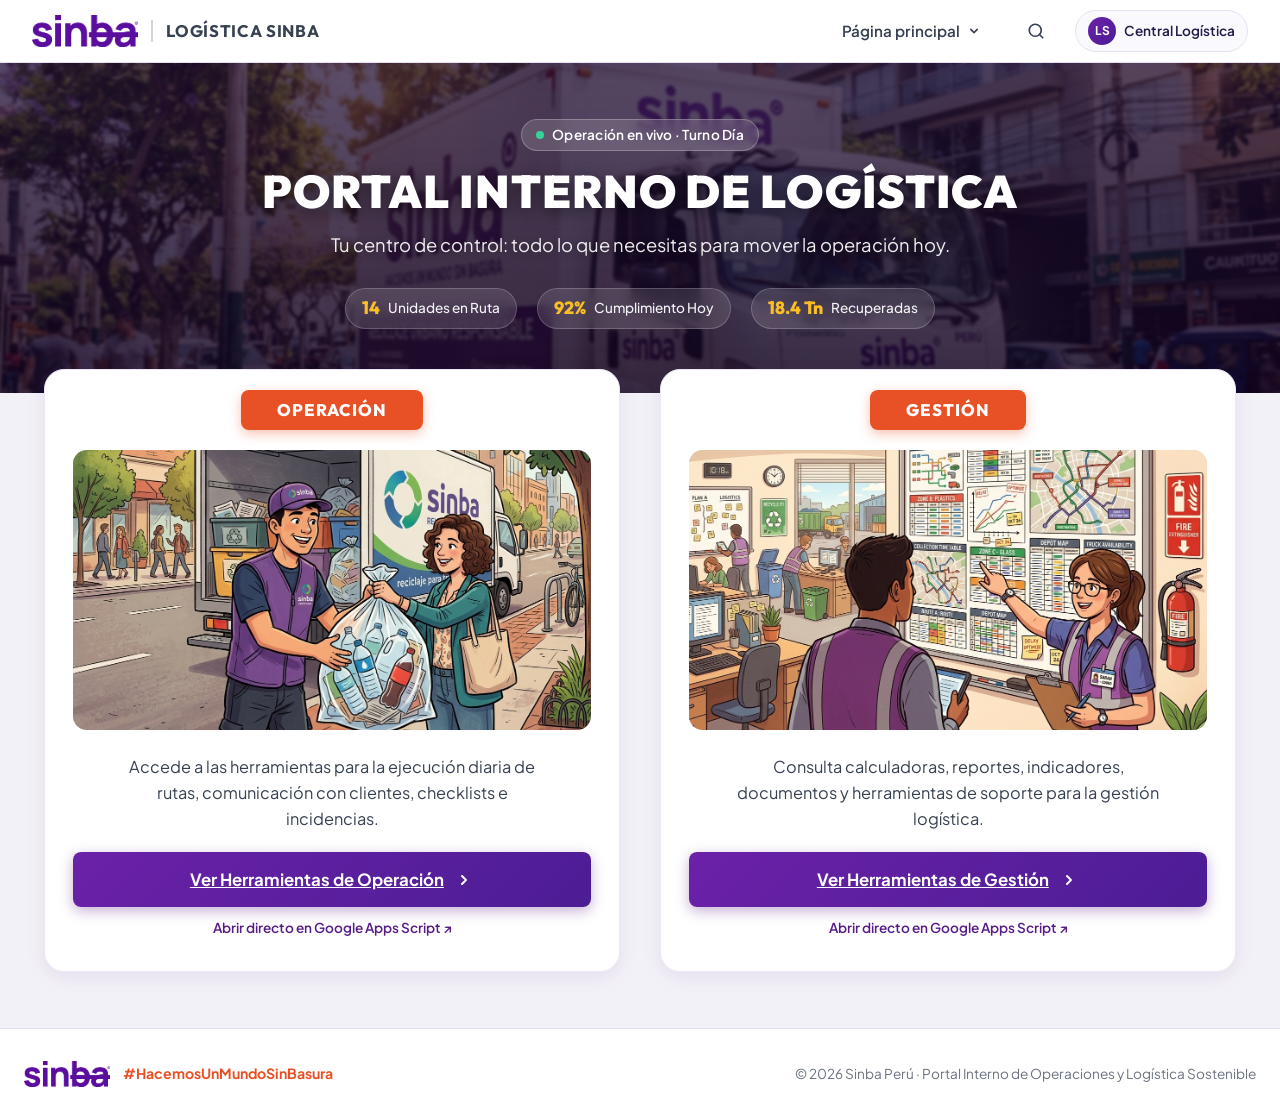
<file: index.html>
<!DOCTYPE html>
<html lang="es">
<head>
  <meta charset="UTF-8">
  <meta name="viewport" content="width=device-width, initial-scale=1.0">
  <title>Sinba - Portal Interno de Logística</title>
  <meta name="description" content="Portal interno de logística de Sinba. Tu centro de control con herramientas de operación diaria y gestión logística.">
  <link rel="preconnect" href="https://fonts.googleapis.com">
  <link rel="preconnect" href="https://fonts.gstatic.com" crossorigin>
  <link href="https://fonts.googleapis.com/css2?family=Outfit:wght@400;500;600;700;800;900&family=Plus+Jakarta+Sans:wght@400;500;600;700&display=swap" rel="stylesheet">
  <link rel="stylesheet" href="styles.css">
</head>
<body>

  <!-- Barra de Navegación Superior -->
  <header class="navbar" id="navbar">
    <div class="navbar-container">
      <!-- Logo Sinba -->
      <a href="#" class="navbar-brand" id="brand-logo">
        <div class="logo-wrapper">
          <img src="assets/sinba_logo.png" alt="Sinba" class="sinba-logo-img">
          <div class="brand-divider"></div>
          <span class="brand-subtitle">LOGÍSTICA SINBA</span>
        </div>
      </a>

      <!-- Menú y Acciones -->
      <div class="navbar-actions">
        <!-- Selector de Página -->
        <div class="dropdown-nav" id="page-dropdown-container">
          <button class="dropdown-nav-btn" id="dropdown-nav-btn" aria-haspopup="true" aria-expanded="false">
            <span>Página principal</span>
            <svg class="chevron-icon" viewBox="0 0 20 20" fill="currentColor">
              <path fill-rule="evenodd" d="M5.293 7.293a1 1 0 011.414 0L10 10.586l3.293-3.293a1 1 0 111.414 1.414l-4 4a1 1 0 01-1.414 0l-4-4a1 1 0 010-1.414z" clip-rule="evenodd" />
            </svg>
          </button>
          <div class="dropdown-nav-menu" id="dropdown-nav-menu">
            <a href="index.html" class="dropdown-item active">
              <svg viewBox="0 0 20 20" fill="currentColor"><path d="M10.707 2.293a1 1 0 00-1.414 0l-7 7a1 1 0 001.414 1.414L4 10.414V17a1 1 0 001 1h2a1 1 0 001-1v-2a1 1 0 011-1h2a1 1 0 011 1v2a1 1 0 001 1h2a1 1 0 001-1v-6.586l.293.293a1 1 0 001.414-1.414l-7-7z"/></svg>
              Página Principal
            </a>
            <a href="operacion.html" class="dropdown-item">
              <svg viewBox="0 0 20 20" fill="currentColor"><path d="M8 16.5a1.5 1.5 0 11-3 0 1.5 1.5 0 013 0zM15 16.5a1.5 1.5 0 11-3 0 1.5 1.5 0 013 0z"/><path d="M3 4a1 1 0 00-1 1v10a1 1 0 001 1h1.05a2.5 2.5 0 014.9 0H10a1 1 0 001-1V5a1 1 0 00-1-1H3zM14 7h-3v7h.05a2.5 2.5 0 014.9 0H17a1 1 0 001-1V9.414a1 1 0 00-.293-.707l-3-3A1 1 0 0014 7z"/></svg>
              Herramientas de Operación
            </a>
            <a href="gestion.html" class="dropdown-item">
              <svg viewBox="0 0 20 20" fill="currentColor"><path d="M2 11a1 1 0 011-1h2a1 1 0 011 1v5a1 1 0 01-1 1H3a1 1 0 01-1-1v-5zM8 7a1 1 0 011-1h2a1 1 0 011 1v9a1 1 0 01-1 1H9a1 1 0 01-1-1V7zM14 4a1 1 0 011-1h2a1 1 0 011 1v12a1 1 0 01-1 1h-2a1 1 0 01-1-1V4z"/></svg>
              Herramientas de Gestión
            </a>
            <div class="dropdown-divider"></div>
            <a href="#" class="dropdown-item" id="btn-status-system">
              <span class="status-dot-green"></span>
              Sistemas Operativos 100%
            </a>
          </div>
        </div>

        <!-- Botón de Búsqueda -->
        <button class="nav-icon-btn" id="btn-search-toggle" title="Buscar en el portal" aria-label="Buscar">
          <svg viewBox="0 0 24 24" fill="none" stroke="currentColor" stroke-width="2.2" stroke-linecap="round" stroke-linejoin="round">
            <circle cx="11" cy="11" r="8"></circle>
            <line x1="21" y1="21" x2="16.65" y2="16.65"></line>
          </svg>
        </button>

        <!-- Perfil / Notificaciones -->
        <div class="user-badge" title="Operador de Turno">
          <span class="avatar">LS</span>
          <span class="user-name">Central Logística</span>
        </div>
      </div>
    </div>
  </header>

  <!-- Banner Principal (Hero Section) -->
  <section class="hero-section" id="hero-section">
    <div class="hero-bg-overlay"></div>
    <div class="hero-content">
      <div class="hero-badge">
        <span class="pulse-dot"></span> Operación en vivo · Turno Día
      </div>
      <h1 class="hero-title">PORTAL INTERNO DE LOGÍSTICA</h1>
      <p class="hero-subtitle">Tu centro de control: todo lo que necesitas para mover la operación hoy.</p>
      
      <!-- Mini barra de estado de flota -->
      <div class="hero-stats-row">
        <div class="hero-stat-pill">
          <span class="stat-num" id="active-trucks-count">14</span>
          <span class="stat-lbl">Unidades en Ruta</span>
        </div>
        <div class="hero-stat-pill">
          <span class="stat-num" id="completed-routes-pct">92%</span>
          <span class="stat-lbl">Cumplimiento Hoy</span>
        </div>
        <div class="hero-stat-pill">
          <span class="stat-num" id="collected-tons">18.4 Tn</span>
          <span class="stat-lbl">Recuperadas</span>
        </div>
      </div>
    </div>
  </section>

  <!-- Sección Principal de Módulos (Cards de Operación y Gestión) -->
  <main class="main-container" id="modulos-section">
    <div class="cards-grid">

      <!-- TARJETA 1: OPERACIÓN -->
      <article class="portal-card" id="card-operacion">
        <!-- Tag Superior Naranja -->
        <div class="card-tag-wrapper">
          <span class="category-tag">OPERACIÓN</span>
        </div>

        <!-- Imagen de la tarjeta -->
        <a href="operacion.html" class="card-media-wrapper" title="Ir a Herramientas de Operación">
          <img src="assets/operacion_card.jpg" alt="Operación de rutas y recolección logística Sinba" class="card-image">
          <div class="card-media-overlay">
            <span class="overlay-hint">Rutas · Checklist · Incidencias</span>
          </div>
        </a>

        <!-- Cuerpo del contenido -->
        <div class="card-body">
          <p class="card-description">
            Accede a las herramientas para la ejecución diaria de rutas, comunicación con clientes, checklists e incidencias.
          </p>
        </div>

        <!-- Botón de Acción Morado y Enlace Directo -->
        <div class="card-footer">
          <a href="operacion.html" class="btn-primary-purple" id="btn-open-operacion">
            <span>Ver Herramientas de Operación</span>
            <svg class="btn-icon" viewBox="0 0 20 20" fill="currentColor">
              <path fill-rule="evenodd" d="M7.293 14.707a1 1 0 010-1.414L10.586 10 7.293 6.707a1 1 0 011.414-1.414l4 4a1 1 0 010 1.414l-4 4a1 1 0 01-1.414 0z" clip-rule="evenodd" />
            </svg>
          </a>
          <a href="https://script.google.com/a/macros/sinba.pe/s/AKfycbyM9CAs9pCkM7ZyAD83p1r2WjWHfQ9AxZweqpP_xSJXLfnrZStBPode88MS2CbxMtLO/exec" target="_blank" rel="noopener noreferrer" class="card-direct-link" title="Abrir AppScript directamente">
            <span>Abrir directo en Google Apps Script ↗</span>
          </a>
        </div>
      </article>

      <!-- TARJETA 2: GESTIÓN -->
      <article class="portal-card" id="card-gestion">
        <!-- Tag Superior Naranja -->
        <div class="card-tag-wrapper">
          <span class="category-tag">GESTIÓN</span>
        </div>

        <!-- Imagen de la tarjeta -->
        <a href="gestion.html" class="card-media-wrapper" title="Ir a Herramientas de Gestión">
          <img src="assets/gestion_card.jpg" alt="Gestión de reportes, calculadoras e indicadores Sinba" class="card-image">
          <div class="card-media-overlay">
            <span class="overlay-hint">KPIs · Calculadoras · Manifiestos</span>
          </div>
        </a>

        <!-- Cuerpo del contenido -->
        <div class="card-body">
          <p class="card-description">
            Consulta calculadoras, reportes, indicadores, documentos y herramientas de soporte para la gestión logística.
          </p>
        </div>

        <!-- Botón de Acción Morado y Enlace Directo -->
        <div class="card-footer">
          <a href="gestion.html" class="btn-primary-purple" id="btn-open-gestion">
            <span>Ver Herramientas de Gestión</span>
            <svg class="btn-icon" viewBox="0 0 20 20" fill="currentColor">
              <path fill-rule="evenodd" d="M7.293 14.707a1 1 0 010-1.414L10.586 10 7.293 6.707a1 1 0 011.414-1.414l4 4a1 1 0 010 1.414l-4 4a1 1 0 01-1.414 0z" clip-rule="evenodd" />
            </svg>
          </a>
          <a href="https://script.google.com/a/macros/sinba.pe/s/AKfycby3utZs5K2aXWGwhkrDvmNuioOsjQ_58UtWN0soseyGi7W-Dt350H0p3k4Ft-BuJmXV/exec" target="_blank" rel="noopener noreferrer" class="card-direct-link" title="Abrir AppScript directamente">
            <span>Abrir directo en Google Apps Script ↗</span>
          </a>
        </div>
      </article>

    </div>
  </main>

  <!-- MODAL: HERRAMIENTAS DE OPERACIÓN -->
  <div class="modal-backdrop" id="modal-operacion" aria-hidden="true">
    <div class="modal-dialog">
      <div class="modal-header">
        <div class="modal-title-group">
          <span class="modal-badge-tag tag-orange">OPERACIÓN</span>
          <h2 class="modal-title">Herramientas de Operación</h2>
        </div>
        <button class="modal-close-btn" onclick="closeModals()" aria-label="Cerrar modal">&times;</button>
      </div>

      <!-- Pestañas de Herramientas -->
      <div class="modal-tabs">
        <button class="tab-btn active" onclick="switchOpTab('tab-rutas')">🗺️ Rutas del Día</button>
        <button class="tab-btn" onclick="switchOpTab('tab-checklist')">📋 Checklist Pre-Ruta</button>
        <button class="tab-btn" onclick="switchOpTab('tab-incidencias')">⚠️ Registrar Incidencia</button>
        <button class="tab-btn" onclick="switchOpTab('tab-contacto')">📱 Contacto Clientes</button>
      </div>

      <div class="modal-body">
        <!-- Pestaña 1: Rutas -->
        <div class="tab-pane active" id="tab-rutas">
          <div class="panel-header-desc">
            <h3>Monitoreo y Despacho de Rutas Activas</h3>
            <p>Supervisa el avance de los camiones de recolección en tiempo real.</p>
          </div>
          <div class="routes-list">
            <div class="route-item">
              <div class="route-info">
                <span class="route-code">Ruta 01 · Miraflores & San Isidro</span>
                <span class="route-driver">Unidad 14 (Isuzu BDX-781) · Chofer: Carlos Morales</span>
              </div>
              <div class="route-status in-progress">En Ruta (78%)</div>
            </div>
            <div class="route-item">
              <div class="route-info">
                <span class="route-code">Ruta 02 · Surco & Barranco</span>
                <span class="route-driver">Unidad 09 (Hino ALX-782) · Chofer: Roberto Ruiz</span>
              </div>
              <div class="route-status in-progress">En Ruta (65%)</div>
            </div>
            <div class="route-item">
              <div class="route-info">
                <span class="route-code">Ruta 03 · San Borja & La Molina</span>
                <span class="route-driver">Unidad 12 (Fuso C4X-102) · Chofer: Jorge Prado</span>
              </div>
              <div class="route-status completed">Completada (100%)</div>
            </div>
            <div class="route-item">
              <div class="route-info">
                <span class="route-code">Ruta 04 · Callao & San Miguel</span>
                <span class="route-driver">Unidad 07 (Isuzu F3K-990) · Chofer: Luis Méndez</span>
              </div>
              <div class="route-status scheduled">Despacho 14:30</div>
            </div>
          </div>
        </div>

        <!-- Pestaña 2: Checklist -->
        <div class="tab-pane" id="tab-checklist">
          <div class="panel-header-desc">
            <h3>Checklist Pre-Operacional del Conductor</h3>
            <p>Verificación obligatoria antes de iniciar la ruta diaria.</p>
          </div>
          <form class="checklist-form" id="checklist-form" onsubmit="handleChecklistSubmit(event)">
            <label class="check-item">
              <input type="checkbox" checked>
              <span class="check-text">Revisión de niveles de aceite, refrigerante y frenos</span>
            </label>
            <label class="check-item">
              <input type="checkbox" checked>
              <span class="check-text">Presión y estado de neumáticos de la unidad</span>
            </label>
            <label class="check-item">
              <input type="checkbox" checked>
              <span class="check-text">Equipos de Protección Personal (EPP) completos: chaleco, guantes, casco</span>
            </label>
            <label class="check-item">
              <input type="checkbox">
              <span class="check-text">Kit anti-derrame y extintor con carga vigente</span>
            </label>
            <label class="check-item">
              <input type="checkbox">
              <span class="check-text">Smartphone con app GPS y lector QR de manifiestos activo</span>
            </label>
            <label class="check-item">
              <input type="checkbox">
              <span class="check-text">Balanza electrónica calibrada y tarada a cero</span>
            </label>
            <div class="form-actions">
              <button type="submit" class="btn-primary-purple">Validar y Firmar Checklist</button>
            </div>
          </form>
        </div>

        <!-- Pestaña 3: Registrar Incidencia -->
        <div class="tab-pane" id="tab-incidencias">
          <div class="panel-header-desc">
            <h3>Reporte Inmediato de Incidencias en Ruta</h3>
            <p>Notifica anomalías para asistencia inmediata del equipo central.</p>
          </div>
          <form class="incident-form" id="incident-form" onsubmit="handleIncidentSubmit(event)">
            <div class="form-grid">
              <div class="form-group">
                <label>Unidad de Transporte</label>
                <select required>
                  <option value="">Selecciona unidad...</option>
                  <option value="14">Unidad 14 - BDX-781</option>
                  <option value="09">Unidad 09 - ALX-782</option>
                  <option value="12">Unidad 12 - C4X-102</option>
                  <option value="07">Unidad 07 - F3K-990</option>
                </select>
              </div>
              <div class="form-group">
                <label>Tipo de Incidencia</label>
                <select required>
                  <option value="">Selecciona tipo...</option>
                  <option value="acceso">Cliente Ausente / Acceso Restringido</option>
                  <option value="segregacion">Material Mal Segregado / Contaminado</option>
                  <option value="mecanica">Falla Mecánica o Neumático</option>
                  <option value="trafico">Tráfico Extremo / Desvío Policial</option>
                  <option value="sobrecarga">Volumen Excede Capacidad Programada</option>
                </select>
              </div>
            </div>
            <div class="form-group">
              <label>Punto / Cliente</label>
              <input type="text" placeholder="Ej: Restaurante Astrid & Gastón - San Isidro" required>
            </div>
            <div class="form-group">
              <label>Detalles de la Incidencia</label>
              <textarea rows="3" placeholder="Describe brevemente lo ocurrido para que la central tome acción..." required></textarea>
            </div>
            <button type="submit" class="btn-primary-purple">Enviar Reporte de Incidencia</button>
          </form>
        </div>

        <!-- Pestaña 4: Contacto Clientes -->
        <div class="tab-pane" id="tab-contacto">
          <div class="panel-header-desc">
            <h3>Centro de Comunicación Rápida</h3>
            <p>Envío de avisos automáticos de llegada a clientes programados.</p>
          </div>
          <div class="client-cards">
            <div class="client-card">
              <div class="client-header">
                <strong>Hotel Hilton Miraflores</strong>
                <span class="badge-blue">En 15 min</span>
              </div>
              <p>Contacto: Recepción de Cargas · Cel: 987 654 321</p>
              <button class="btn-sm btn-outline" onclick="notifyClient('Hotel Hilton')">Enviar Aviso por WhatsApp</button>
            </div>
            <div class="client-card">
              <div class="client-header">
                <strong>Supermercados Wong Óvalo Gutiérrez</strong>
                <span class="badge-blue">En 35 min</span>
              </div>
              <p>Contacto: Área de Sostenibilidad · Cel: 955 123 456</p>
              <button class="btn-sm btn-outline" onclick="notifyClient('Supermercados Wong')">Enviar Aviso por WhatsApp</button>
            </div>
          </div>
        </div>
      </div>
    </div>
  </div>

  <!-- MODAL: HERRAMIENTAS DE GESTIÓN -->
  <div class="modal-backdrop" id="modal-gestion" aria-hidden="true">
    <div class="modal-dialog">
      <div class="modal-header">
        <div class="modal-title-group">
          <span class="modal-badge-tag tag-orange">GESTIÓN</span>
          <h2 class="modal-title">Herramientas de Gestión</h2>
        </div>
        <button class="modal-close-btn" onclick="closeModals()" aria-label="Cerrar modal">&times;</button>
      </div>

      <!-- Pestañas de Gestión -->
      <div class="modal-tabs">
        <button class="tab-btn active" onclick="switchGesTab('tab-calculadora')">🌱 Calculadora de Impacto</button>
        <button class="tab-btn" onclick="switchGesTab('tab-kpis')">📊 Indicadores & Reportes</button>
        <button class="tab-btn" onclick="switchGesTab('tab-documentos')">📑 Repositorio de Documentos</button>
      </div>

      <div class="modal-body">
        <!-- Pestaña 1: Calculadora de Impacto -->
        <div class="tab-pane active" id="tab-calculadora">
          <div class="panel-header-desc">
            <h3>Calculadora de Huella de Carbono y Recursos</h3>
            <p>Calcula el impacto ambiental positivo del material recuperado por la logística Sinba.</p>
          </div>
          <div class="calc-box">
            <div class="form-grid">
              <div class="form-group">
                <label>Orgánicos Recuperados (Kg)</label>
                <input type="number" id="calc-organicos" value="1500" min="0" oninput="recalculateImpact()">
              </div>
              <div class="form-group">
                <label>Inorgánicos / Plásticos / Cartón (Kg)</label>
                <input type="number" id="calc-inorganicos" value="800" min="0" oninput="recalculateImpact()">
              </div>
            </div>

            <!-- Resultados en tarjetas de impacto -->
            <div class="impact-grid">
              <div class="impact-card">
                <span class="impact-icon">💨</span>
                <span class="impact-val" id="res-co2">2,850 kg</span>
                <span class="impact-desc">CO2e Evitado a la Atmósfera</span>
              </div>
              <div class="impact-card">
                <span class="impact-icon">🌳</span>
                <span class="impact-val" id="res-arboles">38</span>
                <span class="impact-desc">Árboles Equivalentes Salvados</span>
              </div>
              <div class="impact-card">
                <span class="impact-icon">💧</span>
                <span class="impact-val" id="res-agua">19,200 L</span>
                <span class="impact-desc">Agua Preservada en Procesos</span>
              </div>
            </div>
          </div>
        </div>

        <!-- Pestaña 2: Indicadores y KPIs -->
        <div class="tab-pane" id="tab-kpis">
          <div class="panel-header-desc">
            <h3>Indicadores Clave de Desempeño Logístico (Semanal)</h3>
            <p>Métricas acumuladas del mes en curso.</p>
          </div>
          <div class="kpis-container">
            <div class="kpi-row">
              <div class="kpi-label">Puntualidad en Puntos de Recojo</div>
              <div class="kpi-bar-wrapper">
                <div class="kpi-bar" style="width: 96%;"></div>
              </div>
              <span class="kpi-pct">96.4%</span>
            </div>
            <div class="kpi-row">
              <div class="kpi-label">Tasa de Eficiencia de Carga Útil</div>
              <div class="kpi-bar-wrapper">
                <div class="kpi-bar" style="width: 88%;"></div>
              </div>
              <span class="kpi-pct">88.2%</span>
            </div>
            <div class="kpi-row">
              <div class="kpi-label">Calidad de Segregación en Origen</div>
              <div class="kpi-bar-wrapper">
                <div class="kpi-bar" style="width: 93%;"></div>
              </div>
              <span class="kpi-pct">93.0%</span>
            </div>
            <div class="kpi-row">
              <div class="kpi-label">Resolución de Incidencias < 30m</div>
              <div class="kpi-bar-wrapper">
                <div class="kpi-bar" style="width: 99%;"></div>
              </div>
              <span class="kpi-pct">99.1%</span>
            </div>
          </div>
        </div>

        <!-- Pestaña 3: Documentos -->
        <div class="tab-pane" id="tab-documentos">
          <div class="panel-header-desc">
            <h3>Manuales, Manifiestos y Formatos Oficiales</h3>
            <p>Descarga o consulta las guías normativas actualizadas de Sinba.</p>
          </div>
          <div class="docs-list">
            <div class="doc-item">
              <div class="doc-icon">📄</div>
              <div class="doc-info">
                <strong>Manifiesto de Residuos Sólidos No Peligrosos (MINAM)</strong>
                <span>Formato oficial editable · PDF 1.4 MB</span>
              </div>
              <button class="btn-sm btn-outline" onclick="downloadMockDoc('Manifiesto_Residuos_MINAM.pdf')">Descargar</button>
            </div>
            <div class="doc-item">
              <div class="doc-icon">📘</div>
              <div class="doc-info">
                <strong>Manual de Buenas Prácticas de Recolección & EPPs</strong>
                <span>Guía técnica de seguridad en campo · PDF 3.2 MB</span>
              </div>
              <button class="btn-sm btn-outline" onclick="downloadMockDoc('Manual_EPP_Sinba.pdf')">Descargar</button>
            </div>
            <div class="doc-item">
              <div class="doc-icon">📑</div>
              <div class="doc-info">
                <strong>Protocolo de Atención ante Materiales Contaminados</strong>
                <span>Procedimiento de no conformidad · PDF 850 KB</span>
              </div>
              <button class="btn-sm btn-outline" onclick="downloadMockDoc('Protocolo_NoConformidad.pdf')">Descargar</button>
            </div>
          </div>
        </div>
      </div>
    </div>
  </div>

  <!-- MODAL DE BÚSQUEDA RÁPIDA -->
  <div class="modal-backdrop search-modal-backdrop" id="modal-search" aria-hidden="true">
    <div class="modal-dialog search-dialog">
      <div class="search-input-wrapper">
        <svg class="search-icon-lg" viewBox="0 0 24 24" fill="none" stroke="currentColor" stroke-width="2.2">
          <circle cx="11" cy="11" r="8"></circle>
          <line x1="21" y1="21" x2="16.65" y2="16.65"></line>
        </svg>
        <input type="text" id="search-input" placeholder="Buscar herramientas, checklists, rutas, manifiestos..." oninput="handleSearch(this.value)">
        <button class="search-clear-btn" onclick="closeModals()">&times;</button>
      </div>
      <div class="search-results" id="search-results-list">
        <div class="search-category-title">Sugerencias rápidas</div>
        <div class="search-result-item" onclick="openOperationModal(); switchOpTab('tab-rutas');">
          <span class="sr-icon">🗺️</span>
          <div class="sr-text">
            <strong>Monitoreo de Rutas de hoy</strong>
            <span>Herramientas de Operación</span>
          </div>
        </div>
        <div class="search-result-item" onclick="openGestionModal(); switchGesTab('tab-calculadora');">
          <span class="sr-icon">🌱</span>
          <div class="sr-text">
            <strong>Calculadora de Huella y Residuos</strong>
            <span>Herramientas de Gestión</span>
          </div>
        </div>
        <div class="search-result-item" onclick="openOperationModal(); switchOpTab('tab-incidencias');">
          <span class="sr-icon">⚠️</span>
          <div class="sr-text">
            <strong>Registrar una nueva incidencia</strong>
            <span>Herramientas de Operación</span>
          </div>
        </div>
        <div class="search-result-item" onclick="openGestionModal(); switchGesTab('tab-documentos');">
          <span class="sr-icon">📑</span>
          <div class="sr-text">
            <strong>Manifiestos y formatos MINAM</strong>
            <span>Herramientas de Gestión</span>
          </div>
        </div>
      </div>
    </div>
  </div>

  <!-- Notificación Toast Flotante -->
  <div class="toast-notification" id="toast-notification">
    <div class="toast-icon">✓</div>
    <div class="toast-msg" id="toast-msg">Acción completada con éxito.</div>
  </div>

  <!-- Pie de Página -->
  <footer class="footer">
    <div class="footer-container">
      <div class="footer-brand">
        <img src="assets/sinba_logo.png" alt="Sinba" class="footer-logo-img">
        <span class="footer-motto">#HacemosUnMundoSinBasura</span>
      </div>
      <div class="footer-info">
        <p>© 2026 Sinba Perú · Portal Interno de Operaciones y Logística Sostenible</p>
      </div>
    </div>
  </footer>

  <script src="app.js"></script>
</body>
</html>
</file>
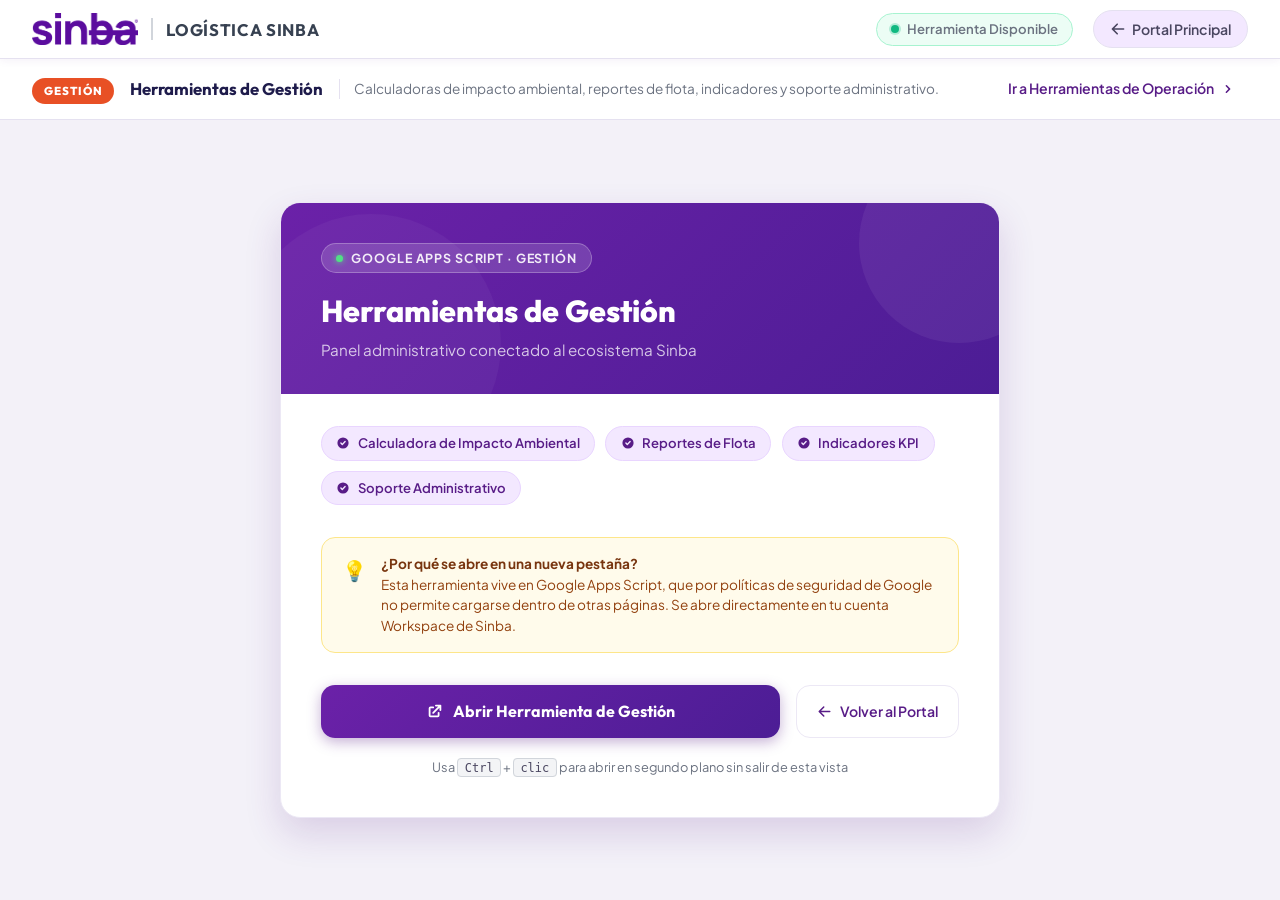
<file: gestion.html>
<!DOCTYPE html>
<html lang="es">
<head>
  <meta charset="UTF-8">
  <meta name="viewport" content="width=device-width, initial-scale=1.0">
  <title>Herramientas de Gestión - Sinba Logística</title>
  <meta name="description" content="Panel de gestión de Sinba Logística. Calculadoras de impacto ambiental, reportes de flota, indicadores y soporte administrativo.">
  <link rel="preconnect" href="https://fonts.googleapis.com">
  <link rel="preconnect" href="https://fonts.gstatic.com" crossorigin>
  <link href="https://fonts.googleapis.com/css2?family=Outfit:wght@400;500;600;700;800;900&family=Plus+Jakarta+Sans:wght@400;500;600;700&display=swap" rel="stylesheet">
  <link rel="stylesheet" href="styles.css">
  <style>
    .tool-launch-page { flex: 1; display: flex; flex-direction: column; background: var(--bg-page); }

    .app-control-bar {
      background: #fff;
      border-bottom: 1px solid var(--border-light);
      padding: 0.85rem 2rem;
      display: flex; align-items: center; justify-content: space-between; gap: 1rem;
    }
    .app-info-left { display: flex; align-items: center; gap: 1rem; }
    .category-tag-sub {
      background: var(--accent-orange); color: #fff;
      font-family: 'Outfit', sans-serif; font-size: 0.72rem; font-weight: 800;
      letter-spacing: 0.08em; padding: 0.3rem 0.75rem; border-radius: var(--radius-full);
    }
    .app-bar-title { font-family: 'Outfit', sans-serif; font-size: 1.05rem; font-weight: 700; color: var(--text-dark); }
    .app-bar-desc { font-size: 0.85rem; color: var(--text-muted); }
    .link-switch-app {
      display: flex; align-items: center; gap: 0.4rem;
      text-decoration: none; font-size: 0.88rem; font-weight: 600;
      color: var(--primary-purple); transition: var(--transition);
    }
    .link-switch-app:hover { opacity: 0.75; }
    .link-switch-app svg { width: 16px; height: 16px; }

    .launch-hero {
      flex: 1; display: flex; align-items: center; justify-content: center; padding: 3rem 2rem;
    }
    .launch-card {
      background: #fff; border: 1px solid var(--border-card);
      border-radius: var(--radius-lg); box-shadow: var(--shadow-lg);
      max-width: 720px; width: 100%; overflow: hidden;
    }
    .launch-card-banner {
      background: var(--sinba-purple-gradient);
      padding: 2.5rem 2.5rem 2rem; position: relative; overflow: hidden;
    }
    .launch-card-banner::before {
      content: ''; position: absolute; top: -60px; right: -60px;
      width: 200px; height: 200px; background: rgba(255,255,255,0.06); border-radius: 50%;
    }
    .launch-card-banner::after {
      content: ''; position: absolute; bottom: -80px; left: -40px;
      width: 260px; height: 260px; background: rgba(255,255,255,0.04); border-radius: 50%;
    }
    .banner-tag {
      display: inline-flex; align-items: center; gap: 0.5rem;
      background: rgba(255,255,255,0.15); border: 1px solid rgba(255,255,255,0.25);
      border-radius: var(--radius-full); padding: 0.3rem 0.9rem;
      font-size: 0.78rem; font-weight: 700; letter-spacing: 0.07em;
      color: rgba(255,255,255,0.9); margin-bottom: 1.25rem;
    }
    .banner-tag .dot {
      width: 7px; height: 7px; border-radius: 50%;
      background: #4ade80; box-shadow: 0 0 6px #4ade80; animation: pulse-green 2s infinite;
    }
    @keyframes pulse-green {
      0%, 100% { opacity: 1; transform: scale(1); }
      50% { opacity: 0.6; transform: scale(1.3); }
    }
    .banner-title {
      font-family: 'Outfit', sans-serif; font-size: 1.9rem; font-weight: 800;
      color: #fff; line-height: 1.2; margin-bottom: 0.6rem; position: relative; z-index: 1;
    }
    .banner-subtitle { font-size: 0.95rem; color: rgba(255,255,255,0.75); position: relative; z-index: 1; }

    .launch-card-body { padding: 2rem 2.5rem 2.5rem; }

    .feature-list { display: flex; flex-wrap: wrap; gap: 0.65rem; margin-bottom: 2rem; }
    .feature-chip {
      display: flex; align-items: center; gap: 0.45rem;
      background: var(--primary-purple-light); border: 1px solid #E9D5FF;
      border-radius: var(--radius-full); padding: 0.4rem 0.9rem;
      font-size: 0.82rem; font-weight: 600; color: var(--primary-purple);
    }
    .feature-chip svg { width: 14px; height: 14px; flex-shrink: 0; }

    .launch-notice {
      display: flex; align-items: flex-start; gap: 0.85rem;
      background: #FFFBEB; border: 1px solid #FDE68A;
      border-radius: var(--radius-md); padding: 1rem 1.25rem; margin-bottom: 2rem;
    }
    .launch-notice-icon { font-size: 1.25rem; flex-shrink: 0; margin-top: 0.05rem; }
    .launch-notice p { font-size: 0.85rem; color: #92400E; line-height: 1.5; }
    .launch-notice strong { font-weight: 700; color: #78350F; }

    .launch-actions { display: flex; gap: 1rem; flex-wrap: wrap; }
    .btn-launch-primary {
      flex: 1; min-width: 200px;
      display: inline-flex; align-items: center; justify-content: center; gap: 0.6rem;
      background: var(--sinba-purple-gradient); color: #fff; text-decoration: none;
      font-family: 'Outfit', sans-serif; font-size: 1rem; font-weight: 700;
      padding: 0.9rem 1.5rem; border-radius: var(--radius-md);
      box-shadow: 0 4px 14px rgba(88,28,135,0.35); transition: var(--transition);
    }
    .btn-launch-primary:hover { transform: translateY(-2px); box-shadow: 0 8px 22px rgba(88,28,135,0.45); }
    .btn-launch-primary svg { width: 18px; height: 18px; }
    .btn-launch-secondary {
      display: inline-flex; align-items: center; justify-content: center; gap: 0.5rem;
      background: transparent; color: var(--primary-purple); text-decoration: none;
      font-size: 0.88rem; font-weight: 600; padding: 0.9rem 1.25rem;
      border-radius: var(--radius-md); border: 1.5px solid var(--border-card); transition: var(--transition);
    }
    .btn-launch-secondary:hover { background: var(--primary-purple-light); border-color: #C084FC; }
    .btn-launch-secondary svg { width: 15px; height: 15px; }

    .launch-tip { margin-top: 1.25rem; text-align: center; font-size: 0.8rem; color: var(--text-muted); }
    .launch-tip kbd {
      background: #F3F4F6; border: 1px solid #D1D5DB; border-radius: 4px;
      padding: 0.1rem 0.4rem; font-size: 0.75rem; color: var(--text-body);
    }

    .tool-status-badge { display: flex; align-items: center; gap: 0.5rem; font-size: 0.82rem; font-weight: 600; color: var(--text-muted); }
    .pulse-dot {
      width: 8px; height: 8px; border-radius: 50%;
      background: #10B981; box-shadow: 0 0 0 2px rgba(16,185,129,0.25); animation: pulse-dot 2s infinite;
    }
    @keyframes pulse-dot {
      0%, 100% { box-shadow: 0 0 0 2px rgba(16,185,129,0.25); }
      50% { box-shadow: 0 0 0 5px rgba(16,185,129,0.1); }
    }
    .btn-back-portal {
      display: inline-flex; align-items: center; gap: 0.4rem;
      text-decoration: none; font-size: 0.88rem; font-weight: 600; color: var(--text-body);
      padding: 0.45rem 1rem; border-radius: var(--radius-full); border: 1px solid var(--border-light); transition: var(--transition);
    }
    .btn-back-portal:hover { background: var(--primary-purple-light); color: var(--primary-purple); border-color: #C084FC; }
  </style>
</head>
<body class="tool-launch-page">

  <!-- Barra de Navegación Superior -->
  <header class="navbar" id="navbar">
    <div class="navbar-container">
      <a href="index.html" class="navbar-brand" id="brand-logo">
        <div class="logo-wrapper">
          <img src="assets/sinba_logo.png" alt="Sinba" class="sinba-logo-img">
          <div class="brand-divider"></div>
          <span class="brand-subtitle">LOGÍSTICA SINBA</span>
        </div>
      </a>
      <div class="navbar-actions">
        <div class="tool-status-badge">
          <span class="pulse-dot"></span>
          <span>Herramienta Disponible</span>
        </div>
        <a href="index.html" class="btn-back-portal">
          <svg width="16" height="16" viewBox="0 0 20 20" fill="currentColor"><path fill-rule="evenodd" d="M9.707 16.707a1 1 0 01-1.414 0l-6-6a1 1 0 010-1.414l6-6a1 1 0 011.414 1.414L5.414 9H17a1 1 0 110 2H5.414l4.293 4.293a1 1 0 010 1.414z" clip-rule="evenodd"/></svg>
          <span>Portal Principal</span>
        </a>
      </div>
    </div>
  </header>

  <!-- Sub-Barra de Contexto -->
  <div class="app-control-bar">
    <div class="app-info-left">
      <div class="category-tag-sub">GESTIÓN</div>
      <h1 class="app-bar-title">Herramientas de Gestión</h1>
      <span class="app-bar-desc">Calculadoras de impacto ambiental, reportes de flota, indicadores y soporte administrativo.</span>
    </div>
    <div>
      <a href="operacion.html" class="link-switch-app">
        <span>Ir a Herramientas de Operación</span>
        <svg viewBox="0 0 20 20" fill="currentColor"><path fill-rule="evenodd" d="M7.293 14.707a1 1 0 010-1.414L10.586 10 7.293 6.707a1 1 0 011.414-1.414l4 4a1 1 0 010 1.414l-4 4a1 1 0 01-1.414 0z" clip-rule="evenodd" /></svg>
      </a>
    </div>
  </div>

  <!-- Hero de Lanzamiento -->
  <main class="launch-hero">
    <div class="launch-card">

      <!-- Banner superior -->
      <div class="launch-card-banner">
        <div class="banner-tag">
          <span class="dot"></span>
          GOOGLE APPS SCRIPT · GESTIÓN
        </div>
        <div class="banner-title">Herramientas de Gestión</div>
        <div class="banner-subtitle">Panel administrativo conectado al ecosistema Sinba</div>
      </div>

      <!-- Cuerpo -->
      <div class="launch-card-body">

        <!-- Chips de funcionalidades -->
        <div class="feature-list">
          <div class="feature-chip">
            <svg viewBox="0 0 20 20" fill="currentColor"><path fill-rule="evenodd" d="M10 18a8 8 0 100-16 8 8 0 000 16zm3.707-9.293a1 1 0 00-1.414-1.414L9 10.586 7.707 9.293a1 1 0 00-1.414 1.414l2 2a1 1 0 001.414 0l4-4z" clip-rule="evenodd"/></svg>
            Calculadora de Impacto Ambiental
          </div>
          <div class="feature-chip">
            <svg viewBox="0 0 20 20" fill="currentColor"><path fill-rule="evenodd" d="M10 18a8 8 0 100-16 8 8 0 000 16zm3.707-9.293a1 1 0 00-1.414-1.414L9 10.586 7.707 9.293a1 1 0 00-1.414 1.414l2 2a1 1 0 001.414 0l4-4z" clip-rule="evenodd"/></svg>
            Reportes de Flota
          </div>
          <div class="feature-chip">
            <svg viewBox="0 0 20 20" fill="currentColor"><path fill-rule="evenodd" d="M10 18a8 8 0 100-16 8 8 0 000 16zm3.707-9.293a1 1 0 00-1.414-1.414L9 10.586 7.707 9.293a1 1 0 00-1.414 1.414l2 2a1 1 0 001.414 0l4-4z" clip-rule="evenodd"/></svg>
            Indicadores KPI
          </div>
          <div class="feature-chip">
            <svg viewBox="0 0 20 20" fill="currentColor"><path fill-rule="evenodd" d="M10 18a8 8 0 100-16 8 8 0 000 16zm3.707-9.293a1 1 0 00-1.414-1.414L9 10.586 7.707 9.293a1 1 0 00-1.414 1.414l2 2a1 1 0 001.414 0l4-4z" clip-rule="evenodd"/></svg>
            Soporte Administrativo
          </div>
        </div>

        <!-- Aviso informativo -->
        <div class="launch-notice">
          <div class="launch-notice-icon">💡</div>
          <p>
            <strong>¿Por qué se abre en una nueva pestaña?</strong><br>
            Esta herramienta vive en Google Apps Script, que por políticas de seguridad de Google no permite cargarse dentro de otras páginas. Se abre directamente en tu cuenta Workspace de Sinba.
          </p>
        </div>

        <!-- Botones de acción -->
        <div class="launch-actions">
          <a
            id="btn-open-gestion"
            href="https://script.google.com/a/macros/sinba.pe/s/AKfycby3utZs5K2aXWGwhkrDvmNuioOsjQ_58UtWN0soseyGi7W-Dt350H0p3k4Ft-BuJmXV/exec"
            target="_blank"
            rel="noopener noreferrer"
            class="btn-launch-primary"
          >
            <svg viewBox="0 0 20 20" fill="currentColor"><path d="M11 3a1 1 0 100 2h2.586l-6.293 6.293a1 1 0 101.414 1.414L15 6.414V9a1 1 0 102 0V4a1 1 0 00-1-1h-5z"/><path d="M5 5a2 2 0 00-2 2v8a2 2 0 002 2h8a2 2 0 002-2v-3a1 1 0 10-2 0v3H5V7h3a1 1 0 000-2H5z"/></svg>
            Abrir Herramienta de Gestión
          </a>
          <a href="index.html" class="btn-launch-secondary">
            <svg viewBox="0 0 20 20" fill="currentColor"><path fill-rule="evenodd" d="M9.707 16.707a1 1 0 01-1.414 0l-6-6a1 1 0 010-1.414l6-6a1 1 0 011.414 1.414L5.414 9H17a1 1 0 110 2H5.414l4.293 4.293a1 1 0 010 1.414z" clip-rule="evenodd"/></svg>
            Volver al Portal
          </a>
        </div>

        <p class="launch-tip">
          Usa <kbd>Ctrl</kbd> + <kbd>clic</kbd> para abrir en segundo plano sin salir de esta vista
        </p>

      </div>
    </div>
  </main>

  <script src="app.js"></script>
</body>
</html>
</file>
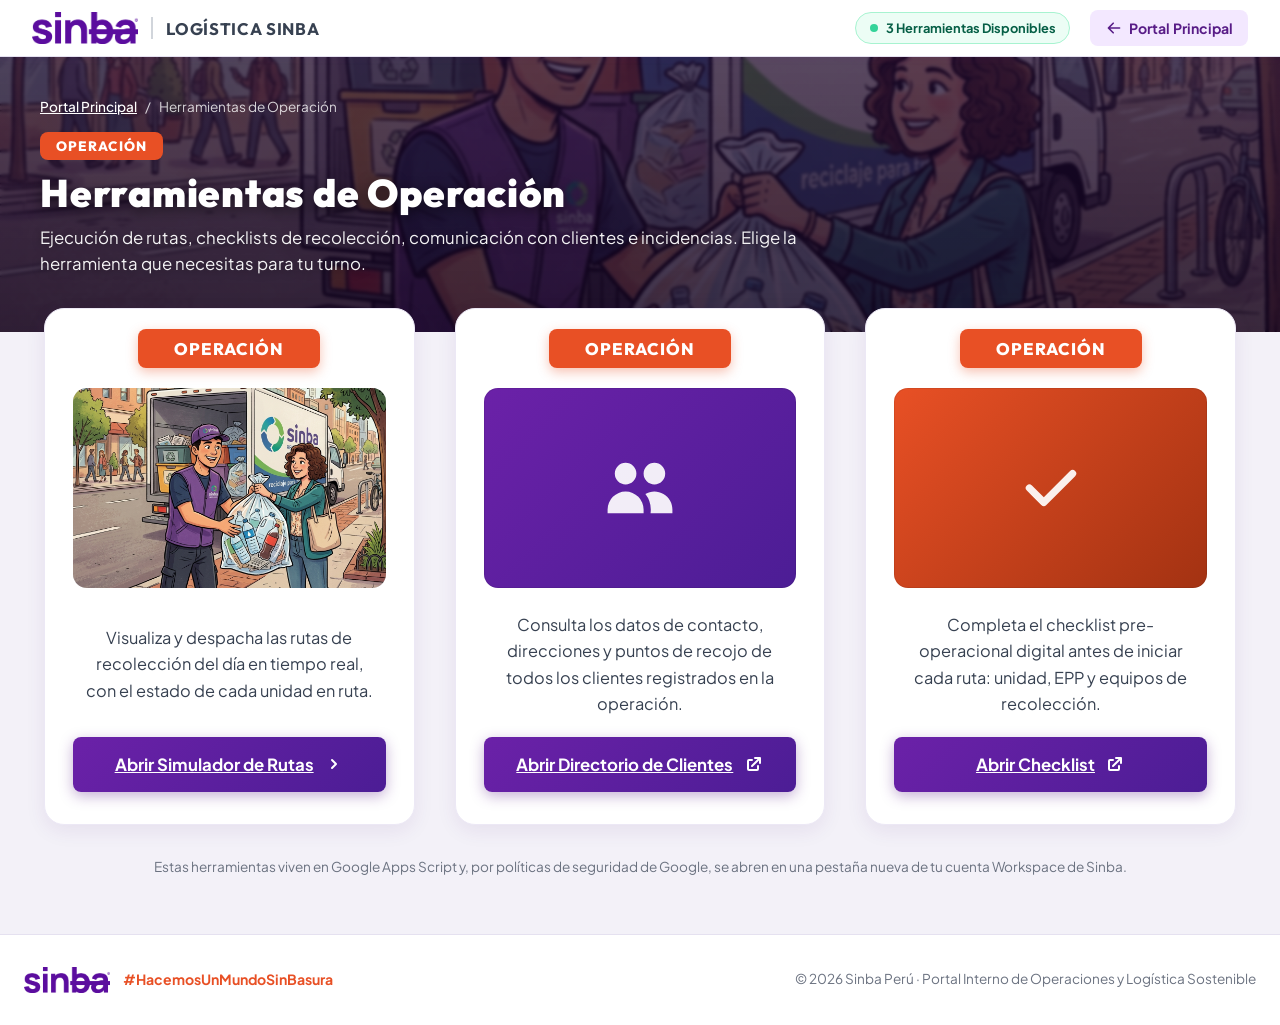
<file: operacion.html>
<!DOCTYPE html>
<html lang="es">

<head>
  <meta charset="UTF-8">
  <meta name="viewport" content="width=device-width, initial-scale=1.0">
  <title>Herramientas de Operación - Sinba Logística</title>
  <meta name="description"
    content="Módulo de herramientas de operación de Sinba Logística: simulador de rutas, directorio de clientes y checklist.">
  <link rel="preconnect" href="https://fonts.googleapis.com">
  <link rel="preconnect" href="https://fonts.gstatic.com" crossorigin>
  <link
    href="https://fonts.googleapis.com/css2?family=Outfit:wght@400;500;600;700;800;900&family=Plus+Jakarta+Sans:wght@400;500;600;700&display=swap"
    rel="stylesheet">
  <link rel="stylesheet" href="styles.css">
</head>

<body>

  <!-- Barra de Navegación Superior -->
  <header class="navbar" id="navbar">
    <div class="navbar-container">
      <!-- Logo Sinba -->
      <a href="index.html" class="navbar-brand" id="brand-logo">
        <div class="logo-wrapper">
          <img src="assets/sinba_logo.png" alt="Sinba" class="sinba-logo-img">
          <div class="brand-divider"></div>
          <span class="brand-subtitle">LOGÍSTICA SINBA</span>
        </div>
      </a>

      <!-- Menú y Acciones -->
      <div class="navbar-actions">
        <div class="tool-status-badge">
          <span class="pulse-dot"></span>
          <span>3 Herramientas Disponibles</span>
        </div>

        <!-- Botón Volver al Portal -->
        <a href="index.html" class="btn-back-portal">
          <svg width="16" height="16" viewBox="0 0 20 20" fill="currentColor">
            <path fill-rule="evenodd"
              d="M9.707 16.707a1 1 0 01-1.414 0l-6-6a1 1 0 010-1.414l6-6a1 1 0 011.414 1.414L5.414 9H17a1 1 0 110 2H5.414l4.293 4.293a1 1 0 010 1.414z"
              clip-rule="evenodd" />
          </svg>
          <span>Portal Principal</span>
        </a>
      </div>
    </div>
  </header>

  <!-- Hero del Módulo -->
  <section class="module-hero-section op-hero-bg">
    <div class="hero-bg-overlay"></div>
    <div class="module-hero-content">
      <div class="breadcrumb-trail">
        <a href="index.html">Portal Principal</a>
        <span>/</span>
        <span>Herramientas de Operación</span>
      </div>
      <span class="category-tag-sub">OPERACIÓN</span>
      <h1 class="module-title">Herramientas de Operación</h1>
      <p class="module-desc">Ejecución de rutas, checklists de recolección, comunicación con clientes e incidencias.
        Elige la herramienta que necesitas para tu turno.</p>
    </div>
  </section>

  <!-- Cuadrícula de Herramientas -->
  <main class="main-container">
    <div class="cards-grid tools-grid-3col">

      <!-- TARJETA 1: SIMULADOR DE RUTAS -->
      <article class="portal-card tool-card">
        <div class="card-tag-wrapper">
          <span class="category-tag">OPERACIÓN</span>
        </div>

        <a href="https://script.google.com/a/macros/sinba.pe/s/AKfycbyM9CAs9pCkM7ZyAD83p1r2WjWHfQ9AxZweqpP_xSJXLfnrZStBPode88MS2CbxMtLO/exec"
          target="_blank" rel="noopener noreferrer" class="card-media-wrapper" title="Abrir Simulador de Rutas">
          <img src="assets/operacion_card.jpg" alt="Simulador de rutas de recolección Sinba" class="card-image">
          <div class="card-media-overlay">
            <span class="overlay-hint">Monitoreo · Despacho · Rutas en vivo</span>
          </div>
        </a>

        <div class="card-body">
          <p class="card-description">
            Visualiza y despacha las rutas de recolección del día en tiempo real, con el estado de cada unidad en
            ruta.
          </p>
        </div>

        <div class="card-footer">
          <a href="https://script.google.com/a/macros/sinba.pe/s/AKfycbyM9CAs9pCkM7ZyAD83p1r2WjWHfQ9AxZweqpP_xSJXLfnrZStBPode88MS2CbxMtLO/exec"
            target="_blank" rel="noopener noreferrer" class="btn-primary-purple">
            <span>Abrir Simulador de Rutas</span>
            <svg class="btn-icon" viewBox="0 0 20 20" fill="currentColor">
              <path fill-rule="evenodd"
                d="M7.293 14.707a1 1 0 010-1.414L10.586 10 7.293 6.707a1 1 0 011.414-1.414l4 4a1 1 0 010 1.414l-4 4a1 1 0 01-1.414 0z"
                clip-rule="evenodd" />
            </svg>
          </a>
        </div>
      </article>

      <!-- TARJETA 2: DIRECTORIO DE CLIENTES -->
      <article class="portal-card tool-card">
        <div class="card-tag-wrapper">
          <span class="category-tag">OPERACIÓN</span>
        </div>

        <a href="https://script.google.com/a/macros/sinba.pe/s/AKfycbx68kqQXS2MmRAy04SDhw9Lnktn0qR7kl11kxjSqwhqG59ig5MQkL6e4avHacqMlpoQeQ/exec"
          target="_blank" rel="noopener noreferrer" class="card-media-wrapper card-icon-media icon-clientes"
          title="Abrir Directorio de Clientes">
          <svg viewBox="0 0 20 20" fill="currentColor" class="card-icon-svg">
            <path
              d="M9 6a3 3 0 11-6 0 3 3 0 016 0zM17 6a3 3 0 11-6 0 3 3 0 016 0zM12.93 17c.046-.327.07-.66.07-1a6.97 6.97 0 00-1.5-4.33A5 5 0 0119 16v1h-6.07zM6 11a5 5 0 015 5v1H1v-1a5 5 0 015-5z" />
          </svg>
          <div class="card-media-overlay">
            <span class="overlay-hint">Contactos · Direcciones · Puntos de recojo</span>
          </div>
        </a>

        <div class="card-body">
          <p class="card-description">
            Consulta los datos de contacto, direcciones y puntos de recojo de todos los clientes registrados en la
            operación.
          </p>
        </div>

        <div class="card-footer">
          <a href="https://script.google.com/a/macros/sinba.pe/s/AKfycbx68kqQXS2MmRAy04SDhw9Lnktn0qR7kl11kxjSqwhqG59ig5MQkL6e4avHacqMlpoQeQ/exec"
            target="_blank" rel="noopener noreferrer" class="btn-primary-purple">
            <span>Abrir Directorio de Clientes</span>
            <svg class="btn-icon" viewBox="0 0 20 20" fill="currentColor">
              <path
                d="M11 3a1 1 0 100 2h2.586l-6.293 6.293a1 1 0 101.414 1.414L15 6.414V9a1 1 0 102 0V4a1 1 0 00-1-1h-5z" />
              <path d="M5 5a2 2 0 00-2 2v8a2 2 0 002 2h8a2 2 0 002-2v-3a1 1 0 10-2 0v3H5V7h3a1 1 0 000-2H5z" />
            </svg>
          </a>
        </div>
      </article>

      <!-- TARJETA 3: CHECKLIST -->
      <article class="portal-card tool-card">
        <div class="card-tag-wrapper">
          <span class="category-tag">OPERACIÓN</span>
        </div>

        <a href="https://script.google.com/macros/s/AKfycbxdH1ChZkUwUBqIdx6Nd5o1_QtbMIdZSBdmco9940yDwUgBvE0eCZaKGC1lmWulWS1K/exec"
          target="_blank" rel="noopener noreferrer" class="card-media-wrapper card-icon-media icon-checklist"
          title="Abrir Checklist">
          <svg viewBox="0 0 20 20" fill="currentColor" class="card-icon-svg">
            <path fill-rule="evenodd"
              d="M16.707 5.293a1 1 0 010 1.414l-8 8a1 1 0 01-1.414 0l-4-4a1 1 0 111.414-1.414L8 12.586l7.293-7.293a1 1 0 011.414 0z"
              clip-rule="evenodd" />
          </svg>
          <div class="card-media-overlay">
            <span class="overlay-hint">Checklist digital pre-operacional</span>
          </div>
        </a>

        <div class="card-body">
          <p class="card-description">
            Completa el checklist pre-operacional digital antes de iniciar cada ruta: unidad, EPP y equipos de
            recolección.
          </p>
        </div>

        <div class="card-footer">
          <a href="https://script.google.com/macros/s/AKfycbxdH1ChZkUwUBqIdx6Nd5o1_QtbMIdZSBdmco9940yDwUgBvE0eCZaKGC1lmWulWS1K/exec"
            target="_blank" rel="noopener noreferrer" class="btn-primary-purple">
            <span>Abrir Checklist</span>
            <svg class="btn-icon" viewBox="0 0 20 20" fill="currentColor">
              <path
                d="M11 3a1 1 0 100 2h2.586l-6.293 6.293a1 1 0 101.414 1.414L15 6.414V9a1 1 0 102 0V4a1 1 0 00-1-1h-5z" />
              <path d="M5 5a2 2 0 00-2 2v8a2 2 0 002 2h8a2 2 0 002-2v-3a1 1 0 10-2 0v3H5V7h3a1 1 0 000-2H5z" />
            </svg>
          </a>
        </div>
      </article>

    </div>

    <p class="tools-external-note">
      Estas herramientas viven en Google Apps Script y, por políticas de seguridad de Google, se abren en una pestaña
      nueva de tu cuenta Workspace de Sinba.
    </p>
  </main>

  <!-- Pie de Página -->
  <footer class="footer">
    <div class="footer-container">
      <div class="footer-brand">
        <img src="assets/sinba_logo.png" alt="Sinba" class="footer-logo-img">
        <span class="footer-motto">#HacemosUnMundoSinBasura</span>
      </div>
      <div class="footer-info">
        <p>© 2026 Sinba Perú · Portal Interno de Operaciones y Logística Sostenible</p>
      </div>
    </div>
  </footer>

  <script src="app.js"></script>
</body>

</html>
</file>
<file: styles.css>
/* ==========================================================================
   SINBA - PORTAL INTERNO DE LOGÍSTICA
   Design System & Styles
   ========================================================================== */

:root {
  --primary-purple: #581C87;
  --primary-purple-hover: #4C1D95;
  --primary-purple-light: #F3E8FF;
  --sinba-dark-purple: #3B0764;
  --sinba-purple-gradient: linear-gradient(135deg, #6B21A8 0%, #4C1D95 100%);
  
  --accent-orange: #E85025;
  --accent-orange-hover: #D03D14;
  --accent-orange-bg: #FFEFEA;
  
  --bg-page: #F3F1F8;
  --bg-card: #FFFFFF;
  --bg-surface: #FAF9FD;
  
  --text-dark: #1E1B4B;
  --text-body: #4A4660;
  --text-muted: #6B7280;
  --text-white: #FFFFFF;
  
  --border-light: #E5E1F0;
  --border-card: #ECE8F5;
  
  --shadow-sm: 0 2px 8px rgba(88, 28, 135, 0.06);
  --shadow-md: 0 8px 24px rgba(88, 28, 135, 0.10);
  --shadow-lg: 0 16px 36px rgba(88, 28, 135, 0.16);
  --shadow-card: 0 6px 20px rgba(74, 30, 110, 0.08);
  
  --radius-sm: 8px;
  --radius-md: 14px;
  --radius-lg: 20px;
  --radius-full: 9999px;
  
  --transition: all 0.25s cubic-bezier(0.16, 1, 0.3, 1);
}

*, *::before, *::after {
  box-sizing: border-box;
  margin: 0;
  padding: 0;
}

html {
  scroll-behavior: smooth;
  font-family: 'Plus Jakarta Sans', sans-serif;
  color: var(--text-body);
  background-color: var(--bg-page);
}

body {
  min-height: 100vh;
  display: flex;
  flex-direction: column;
  line-height: 1.5;
  -webkit-font-smoothing: antialiased;
}

/* ==========================================================================
   NAVBAR (Encabezado)
   ========================================================================== */
.navbar {
  position: sticky;
  top: 0;
  z-index: 100;
  background: rgba(255, 255, 255, 0.96);
  backdrop-filter: blur(12px);
  border-bottom: 1px solid var(--border-light);
  box-shadow: var(--shadow-sm);
}

.navbar-container {
  max-width: 1400px;
  margin: 0 auto;
  padding: 0.65rem 2rem;
  display: flex;
  align-items: center;
  justify-content: space-between;
}

.navbar-brand {
  text-decoration: none;
  display: flex;
  align-items: center;
}

.logo-wrapper {
  display: flex;
  align-items: center;
  gap: 0.85rem;
}

.sinba-logo-img {
  height: 32px;
  width: auto;
  object-fit: contain;
  display: block;
}

.brand-divider {
  width: 1.5px;
  height: 22px;
  background-color: #D1D5DB;
}

.brand-subtitle {
  font-family: 'Outfit', sans-serif;
  font-weight: 700;
  font-size: 1.05rem;
  letter-spacing: 0.04em;
  color: #374151;
}

.navbar-actions {
  display: flex;
  align-items: center;
  gap: 1.25rem;
}

.navbar-actions svg {
  width: 16px;
  height: 16px;
  max-width: 18px;
  max-height: 18px;
  flex-shrink: 0;
}

/* Dropdown de Navegación */
.dropdown-nav {
  position: relative;
}

.dropdown-nav-btn {
  display: flex;
  align-items: center;
  gap: 0.4rem;
  background: transparent;
  border: 1px solid transparent;
  color: #374151;
  font-family: 'Plus Jakarta Sans', sans-serif;
  font-weight: 600;
  font-size: 0.95rem;
  padding: 0.5rem 0.85rem;
  border-radius: var(--radius-sm);
  cursor: pointer;
  transition: var(--transition);
}

.dropdown-nav-btn:hover {
  background-color: var(--primary-purple-light);
  color: var(--primary-purple);
}

.chevron-icon {
  width: 18px;
  height: 18px;
  transition: transform 0.2s ease;
}

.dropdown-nav.open .chevron-icon {
  transform: rotate(180deg);
}

.dropdown-nav-menu {
  position: absolute;
  top: calc(100% + 8px);
  right: 0;
  width: 240px;
  background: #FFFFFF;
  border: 1px solid var(--border-light);
  border-radius: var(--radius-md);
  box-shadow: var(--shadow-lg);
  padding: 0.5rem;
  opacity: 0;
  visibility: hidden;
  transform: translateY(8px);
  transition: var(--transition);
  z-index: 105;
}

.dropdown-nav.open .dropdown-nav-menu {
  opacity: 1;
  visibility: visible;
  transform: translateY(0);
}

.dropdown-item {
  display: flex;
  align-items: center;
  gap: 0.65rem;
  padding: 0.65rem 0.85rem;
  color: var(--text-dark);
  text-decoration: none;
  font-size: 0.9rem;
  font-weight: 500;
  border-radius: var(--radius-sm);
  transition: var(--transition);
  cursor: pointer;
}

.dropdown-item svg {
  width: 18px;
  height: 18px;
  color: var(--primary-purple);
}

.dropdown-item:hover, .dropdown-item.active {
  background-color: var(--primary-purple-light);
  color: var(--primary-purple);
}

.dropdown-divider {
  height: 1px;
  background-color: var(--border-light);
  margin: 0.35rem 0;
}

.status-dot-green {
  width: 8px;
  height: 8px;
  border-radius: 50%;
  background-color: #10B981;
  box-shadow: 0 0 8px rgba(16, 185, 129, 0.6);
}

/* Botón de Icono */
.nav-icon-btn {
  background: transparent;
  border: none;
  width: 38px;
  height: 38px;
  border-radius: 50%;
  display: flex;
  align-items: center;
  justify-content: center;
  color: #374151;
  cursor: pointer;
  transition: var(--transition);
}

.nav-icon-btn svg {
  width: 20px;
  height: 20px;
}

.nav-icon-btn:hover {
  background-color: var(--primary-purple-light);
  color: var(--primary-purple);
}

.user-badge {
  display: flex;
  align-items: center;
  gap: 0.5rem;
  padding: 0.35rem 0.75rem;
  background: var(--bg-surface);
  border: 1px solid var(--border-light);
  border-radius: var(--radius-full);
}

.avatar {
  width: 28px;
  height: 28px;
  border-radius: 50%;
  background: var(--sinba-purple-gradient);
  color: #FFFFFF;
  font-weight: 700;
  font-size: 0.75rem;
  display: flex;
  align-items: center;
  justify-content: center;
}

.user-name {
  font-size: 0.85rem;
  font-weight: 600;
  color: var(--text-dark);
}

/* ==========================================================================
   HERO BANNER SECTION
   ========================================================================== */
.hero-section {
  position: relative;
  min-height: 280px;
  background-image: url('assets/hero_sinba_truck.jpg');
  background-size: cover;
  background-position: center 38%;
  background-repeat: no-repeat;
  display: flex;
  align-items: center;
  justify-content: center;
  text-align: center;
  padding: 3.5rem 1.5rem 4rem;
  color: var(--text-white);
}

.hero-bg-overlay {
  position: absolute;
  inset: 0;
  background: linear-gradient(180deg, rgba(30, 10, 50, 0.72) 0%, rgba(20, 5, 35, 0.82) 100%);
  backdrop-filter: blur(1.5px);
}

.hero-content {
  position: relative;
  z-index: 2;
  max-width: 900px;
  display: flex;
  flex-direction: column;
  align-items: center;
  gap: 0.85rem;
}

.hero-badge {
  display: inline-flex;
  align-items: center;
  gap: 0.5rem;
  padding: 0.3rem 0.85rem;
  background: rgba(255, 255, 255, 0.15);
  backdrop-filter: blur(8px);
  border: 1px solid rgba(255, 255, 255, 0.25);
  border-radius: var(--radius-full);
  font-size: 0.85rem;
  font-weight: 600;
  letter-spacing: 0.02em;
  color: #FFFFFF;
}

.pulse-dot {
  width: 8px;
  height: 8px;
  background-color: #34D399;
  border-radius: 50%;
  animation: pulseAnim 1.8s infinite;
}

@keyframes pulseAnim {
  0% { transform: scale(0.95); box-shadow: 0 0 0 0 rgba(52, 211, 153, 0.7); }
  70% { transform: scale(1.1); box-shadow: 0 0 0 8px rgba(52, 211, 153, 0); }
  100% { transform: scale(0.95); box-shadow: 0 0 0 0 rgba(52, 211, 153, 0); }
}

.hero-title {
  font-family: 'Outfit', sans-serif;
  font-size: 2.85rem;
  font-weight: 900;
  letter-spacing: 0.02em;
  text-transform: uppercase;
  color: #FFFFFF;
  text-shadow: 0 4px 16px rgba(0, 0, 0, 0.5);
  line-height: 1.15;
}

.hero-subtitle {
  font-size: 1.15rem;
  font-weight: 400;
  color: rgba(255, 255, 255, 0.92);
  max-width: 680px;
  line-height: 1.5;
  text-shadow: 0 2px 8px rgba(0, 0, 0, 0.4);
}

.hero-stats-row {
  display: flex;
  gap: 1.25rem;
  margin-top: 1rem;
  flex-wrap: wrap;
  justify-content: center;
}

.hero-stat-pill {
  display: flex;
  align-items: center;
  gap: 0.5rem;
  padding: 0.4rem 1rem;
  background: rgba(255, 255, 255, 0.12);
  backdrop-filter: blur(10px);
  border: 1px solid rgba(255, 255, 255, 0.2);
  border-radius: var(--radius-full);
}

.stat-num {
  font-family: 'Outfit', sans-serif;
  font-weight: 800;
  font-size: 1.1rem;
  color: #FBBF24;
}

.stat-lbl {
  font-size: 0.85rem;
  font-weight: 500;
  color: #F3F4F6;
}

/* ==========================================================================
   MAIN CONTAINER & GRID DE TARJETAS
   ========================================================================== */
.main-container {
  max-width: 1240px;
  width: 100%;
  margin: -1.5rem auto 3.5rem;
  padding: 0 1.5rem;
  position: relative;
  z-index: 10;
  flex: 1;
}

.cards-grid {
  display: grid;
  grid-template-columns: repeat(2, 1fr);
  gap: 2.5rem;
}

/* TARJETA DEL PORTAL */
.portal-card {
  background: var(--bg-card);
  border-radius: var(--radius-lg);
  border: 1px solid var(--border-card);
  box-shadow: var(--shadow-card);
  display: flex;
  flex-direction: column;
  align-items: center;
  text-align: center;
  padding: 1.25rem 1.75rem 2rem;
  transition: transform 0.3s cubic-bezier(0.16, 1, 0.3, 1), box-shadow 0.3s ease;
  position: relative;
}

.portal-card:hover {
  transform: translateY(-6px);
  box-shadow: var(--shadow-lg);
}

/* Tag Superior Naranja */
.card-tag-wrapper {
  margin-bottom: 1.25rem;
}

.category-tag {
  display: inline-block;
  background-color: var(--accent-orange);
  color: #FFFFFF;
  font-family: 'Outfit', sans-serif;
  font-weight: 800;
  font-size: 1.05rem;
  letter-spacing: 0.06em;
  text-transform: uppercase;
  padding: 0.45rem 2.25rem;
  border-radius: var(--radius-sm);
  box-shadow: 0 4px 12px rgba(232, 80, 37, 0.35);
}

/* Media/Imagen de la tarjeta */
.card-media-wrapper {
  position: relative;
  width: 100%;
  height: 280px;
  border-radius: var(--radius-md);
  overflow: hidden;
  background: #E5E7EB;
  box-shadow: inset 0 0 0 1px rgba(0, 0, 0, 0.08);
}

.card-image {
  width: 100%;
  height: 100%;
  object-fit: cover;
  display: block;
  transition: transform 0.5s ease;
}

.portal-card:hover .card-image {
  transform: scale(1.03);
}

.card-media-overlay {
  position: absolute;
  bottom: 0;
  inset-inline: 0;
  padding: 0.5rem;
  background: linear-gradient(180deg, transparent 0%, rgba(20, 5, 35, 0.75) 100%);
  opacity: 0;
  transition: opacity 0.3s ease;
  display: flex;
  justify-content: center;
}

.portal-card:hover .card-media-overlay {
  opacity: 1;
}

.overlay-hint {
  color: #FFFFFF;
  font-size: 0.8rem;
  font-weight: 600;
  letter-spacing: 0.03em;
}

/* Cuerpo */
.card-body {
  padding: 1.5rem 0.5rem 1.25rem;
  flex: 1;
  display: flex;
  align-items: center;
  justify-content: center;
}

.card-description {
  font-size: 1.02rem;
  color: #374151;
  line-height: 1.6;
  max-width: 440px;
}

/* Footer & Botón */
.card-footer {
  width: 100%;
}

.btn-primary-purple {
  width: 100%;
  display: inline-flex;
  align-items: center;
  justify-content: center;
  gap: 0.65rem;
  background: var(--sinba-purple-gradient);
  color: #FFFFFF;
  font-family: 'Plus Jakarta Sans', sans-serif;
  font-size: 1.05rem;
  font-weight: 700;
  padding: 0.95rem 1.75rem;
  border-radius: var(--radius-sm);
  border: none;
  cursor: pointer;
  box-shadow: 0 4px 14px rgba(88, 28, 135, 0.35);
  transition: var(--transition);
}

.btn-primary-purple:hover {
  background: linear-gradient(135deg, #7C2D12 0%, #4C1D95 100%);
  box-shadow: 0 8px 22px rgba(88, 28, 135, 0.45);
  transform: translateY(-2px);
}

.btn-primary-purple:active {
  transform: translateY(0);
}

.btn-icon {
  width: 20px;
  height: 20px;
  transition: transform 0.2s ease;
}

.btn-primary-purple:hover .btn-icon {
  transform: translateX(4px);
}

.card-direct-link {
  display: inline-block;
  margin-top: 0.65rem;
  font-size: 0.85rem;
  font-weight: 600;
  color: var(--primary-purple);
  text-decoration: none;
  transition: var(--transition);
}

.card-direct-link:hover {
  text-decoration: underline;
  color: var(--sinba-dark-purple);
}

/* ==========================================================================
   MODALES (PANELES INTERACTIVOS)
   ========================================================================== */
.modal-backdrop {
  position: fixed;
  inset: 0;
  background: rgba(15, 7, 30, 0.7);
  backdrop-filter: blur(6px);
  z-index: 1000;
  display: flex;
  align-items: center;
  justify-content: center;
  padding: 1.5rem;
  opacity: 0;
  visibility: hidden;
  transition: all 0.3s cubic-bezier(0.16, 1, 0.3, 1);
}

.modal-backdrop.open {
  opacity: 1;
  visibility: visible;
}

.modal-dialog {
  background: #FFFFFF;
  width: 100%;
  max-width: 780px;
  max-height: 90vh;
  border-radius: var(--radius-lg);
  box-shadow: var(--shadow-lg);
  display: flex;
  flex-direction: column;
  overflow: hidden;
  transform: scale(0.95) translateY(10px);
  transition: transform 0.3s cubic-bezier(0.16, 1, 0.3, 1);
}

.modal-backdrop.open .modal-dialog {
  transform: scale(1) translateY(0);
}

.modal-header {
  display: flex;
  align-items: center;
  justify-content: space-between;
  padding: 1.25rem 1.75rem;
  border-bottom: 1px solid var(--border-light);
  background: var(--bg-surface);
}

.modal-title-group {
  display: flex;
  align-items: center;
  gap: 0.85rem;
}

.modal-badge-tag {
  font-family: 'Outfit', sans-serif;
  font-weight: 800;
  font-size: 0.8rem;
  padding: 0.25rem 0.75rem;
  border-radius: var(--radius-sm);
  color: #FFFFFF;
}

.tag-orange {
  background-color: var(--accent-orange);
}

.modal-title {
  font-family: 'Outfit', sans-serif;
  font-size: 1.45rem;
  font-weight: 800;
  color: var(--text-dark);
}

.modal-close-btn {
  background: transparent;
  border: none;
  font-size: 1.8rem;
  line-height: 1;
  color: var(--text-muted);
  cursor: pointer;
  padding: 0.25rem 0.5rem;
  border-radius: var(--radius-sm);
  transition: var(--transition);
}

.modal-close-btn:hover {
  background-color: #E5E7EB;
  color: var(--text-dark);
}

/* Pestañas */
.modal-tabs {
  display: flex;
  gap: 0.5rem;
  padding: 0.75rem 1.75rem 0;
  border-bottom: 1px solid var(--border-light);
  background: var(--bg-surface);
  overflow-x: auto;
}

.tab-btn {
  background: transparent;
  border: none;
  border-bottom: 3px solid transparent;
  padding: 0.65rem 1rem;
  font-family: 'Plus Jakarta Sans', sans-serif;
  font-size: 0.92rem;
  font-weight: 600;
  color: var(--text-muted);
  cursor: pointer;
  white-space: nowrap;
  transition: var(--transition);
}

.tab-btn:hover {
  color: var(--primary-purple);
}

.tab-btn.active {
  color: var(--primary-purple);
  border-bottom-color: var(--primary-purple);
}

.modal-body {
  padding: 1.75rem;
  overflow-y: auto;
}

.tab-pane {
  display: none;
  animation: fadeIn 0.25s ease;
}

.tab-pane.active {
  display: block;
}

@keyframes fadeIn {
  from { opacity: 0; transform: translateY(4px); }
  to { opacity: 1; transform: translateY(0); }
}

.panel-header-desc {
  margin-bottom: 1.5rem;
}

.panel-header-desc h3 {
  font-size: 1.2rem;
  color: var(--text-dark);
  font-weight: 700;
  margin-bottom: 0.25rem;
}

.panel-header-desc p {
  color: var(--text-muted);
  font-size: 0.92rem;
}

/* Rutas List */
.routes-list {
  display: flex;
  flex-direction: column;
  gap: 0.85rem;
}

.route-item {
  display: flex;
  align-items: center;
  justify-content: space-between;
  padding: 1rem 1.25rem;
  background: var(--bg-surface);
  border: 1px solid var(--border-light);
  border-radius: var(--radius-md);
  transition: var(--transition);
}

.route-item:hover {
  border-color: var(--primary-purple);
  box-shadow: var(--shadow-sm);
}

.route-info {
  display: flex;
  flex-direction: column;
  gap: 0.2rem;
}

.route-code {
  font-weight: 700;
  color: var(--text-dark);
  font-size: 0.98rem;
}

.route-driver {
  font-size: 0.85rem;
  color: var(--text-muted);
}

.route-status {
  padding: 0.35rem 0.85rem;
  border-radius: var(--radius-full);
  font-size: 0.82rem;
  font-weight: 700;
}

.route-status.in-progress {
  background-color: #FEF3C7;
  color: #B45309;
}

.route-status.completed {
  background-color: #D1FAE5;
  color: #065F46;
}

.route-status.scheduled {
  background-color: #E0E7FF;
  color: #3730A3;
}

/* Checklist Form */
.checklist-form {
  display: flex;
  flex-direction: column;
  gap: 0.85rem;
}

.check-item {
  display: flex;
  align-items: center;
  gap: 0.85rem;
  padding: 0.85rem 1rem;
  background: var(--bg-surface);
  border: 1px solid var(--border-light);
  border-radius: var(--radius-sm);
  cursor: pointer;
  transition: var(--transition);
}

.check-item:hover {
  background: #F3E8FF;
}

.check-item input[type="checkbox"] {
  width: 18px;
  height: 18px;
  accent-color: var(--primary-purple);
  cursor: pointer;
}

.check-text {
  font-size: 0.95rem;
  font-weight: 500;
  color: var(--text-dark);
}

.form-actions {
  margin-top: 1rem;
}

/* Formulario Incidencias */
.incident-form {
  display: flex;
  flex-direction: column;
  gap: 1rem;
}

.form-grid {
  display: grid;
  grid-template-columns: repeat(2, 1fr);
  gap: 1rem;
}

.form-group {
  display: flex;
  flex-direction: column;
  gap: 0.4rem;
}

.form-group label {
  font-size: 0.88rem;
  font-weight: 600;
  color: var(--text-dark);
}

.form-group select,
.form-group input,
.form-group textarea {
  padding: 0.75rem 1rem;
  border: 1px solid var(--border-light);
  border-radius: var(--radius-sm);
  font-family: inherit;
  font-size: 0.95rem;
  color: var(--text-dark);
  background-color: #FFFFFF;
  transition: var(--transition);
}

.form-group select:focus,
.form-group input:focus,
.form-group textarea:focus {
  outline: none;
  border-color: var(--primary-purple);
  box-shadow: 0 0 0 3px rgba(88, 28, 135, 0.15);
}

/* Clientes Cards */
.client-cards {
  display: flex;
  flex-direction: column;
  gap: 1rem;
}

.client-card {
  padding: 1.25rem;
  background: var(--bg-surface);
  border: 1px solid var(--border-light);
  border-radius: var(--radius-md);
  display: flex;
  flex-direction: column;
  gap: 0.65rem;
}

.client-header {
  display: flex;
  align-items: center;
  justify-content: space-between;
}

.badge-blue {
  background: #DBEAFE;
  color: #1E40AF;
  font-size: 0.78rem;
  font-weight: 700;
  padding: 0.2rem 0.65rem;
  border-radius: var(--radius-full);
}

.btn-sm {
  align-self: flex-start;
  padding: 0.45rem 0.95rem;
  font-size: 0.85rem;
  font-weight: 600;
  border-radius: var(--radius-sm);
  cursor: pointer;
  transition: var(--transition);
}

.btn-outline {
  background: transparent;
  border: 1px solid var(--primary-purple);
  color: var(--primary-purple);
}

.btn-outline:hover {
  background: var(--primary-purple);
  color: #FFFFFF;
}

/* Calculadora de Impacto */
.impact-grid {
  display: grid;
  grid-template-columns: repeat(3, 1fr);
  gap: 1rem;
  margin-top: 1.5rem;
}

.impact-card {
  background: linear-gradient(135deg, #FAF5FF 0%, #F3E8FF 100%);
  border: 1px solid #E9D5FF;
  border-radius: var(--radius-md);
  padding: 1.25rem 1rem;
  text-align: center;
  display: flex;
  flex-direction: column;
  align-items: center;
  gap: 0.35rem;
}

.impact-icon {
  font-size: 1.8rem;
}

.impact-val {
  font-family: 'Outfit', sans-serif;
  font-size: 1.5rem;
  font-weight: 800;
  color: var(--primary-purple);
}

.impact-desc {
  font-size: 0.8rem;
  font-weight: 600;
  color: var(--text-body);
}

/* KPIs */
.kpis-container {
  display: flex;
  flex-direction: column;
  gap: 1.25rem;
}

.kpi-row {
  display: grid;
  grid-template-columns: 220px 1fr 60px;
  align-items: center;
  gap: 1rem;
}

.kpi-label {
  font-size: 0.92rem;
  font-weight: 600;
  color: var(--text-dark);
}

.kpi-bar-wrapper {
  background: #E5E7EB;
  height: 12px;
  border-radius: var(--radius-full);
  overflow: hidden;
}

.kpi-bar {
  height: 100%;
  background: var(--sinba-purple-gradient);
  border-radius: var(--radius-full);
  transition: width 0.8s cubic-bezier(0.16, 1, 0.3, 1);
}

.kpi-pct {
  font-family: 'Outfit', sans-serif;
  font-weight: 800;
  font-size: 0.95rem;
  color: var(--primary-purple);
  text-align: right;
}

/* Documentos */
.docs-list {
  display: flex;
  flex-direction: column;
  gap: 0.85rem;
}

.doc-item {
  display: flex;
  align-items: center;
  justify-content: space-between;
  padding: 1rem 1.25rem;
  background: var(--bg-surface);
  border: 1px solid var(--border-light);
  border-radius: var(--radius-md);
}

.doc-icon {
  font-size: 1.6rem;
  margin-right: 0.85rem;
}

.doc-info {
  flex: 1;
  display: flex;
  flex-direction: column;
  gap: 0.15rem;
}

.doc-info strong {
  font-size: 0.95rem;
  color: var(--text-dark);
}

.doc-info span {
  font-size: 0.82rem;
  color: var(--text-muted);
}

/* Search Modal */
.search-dialog {
  max-width: 600px;
}

.search-input-wrapper {
  display: flex;
  align-items: center;
  padding: 1rem 1.5rem;
  border-bottom: 1px solid var(--border-light);
  gap: 0.85rem;
}

.search-icon-lg {
  width: 22px;
  height: 22px;
  color: var(--primary-purple);
}

.search-input-wrapper input {
  flex: 1;
  border: none;
  outline: none;
  font-size: 1.1rem;
  font-family: inherit;
  color: var(--text-dark);
}

.search-clear-btn {
  background: transparent;
  border: none;
  font-size: 1.6rem;
  cursor: pointer;
  color: var(--text-muted);
}

.search-results {
  padding: 1.25rem 1.5rem;
  display: flex;
  flex-direction: column;
  gap: 0.65rem;
}

.search-category-title {
  font-size: 0.8rem;
  font-weight: 700;
  color: var(--text-muted);
  text-transform: uppercase;
  letter-spacing: 0.05em;
  margin-bottom: 0.35rem;
}

.search-result-item {
  display: flex;
  align-items: center;
  gap: 1rem;
  padding: 0.75rem 1rem;
  border-radius: var(--radius-sm);
  background: var(--bg-surface);
  cursor: pointer;
  transition: var(--transition);
}

.search-result-item:hover {
  background: var(--primary-purple-light);
}

.sr-icon {
  font-size: 1.4rem;
}

.sr-text {
  display: flex;
  flex-direction: column;
}

.sr-text strong {
  font-size: 0.95rem;
  color: var(--text-dark);
}

.sr-text span {
  font-size: 0.8rem;
  color: var(--text-muted);
}

/* Toast */
.toast-notification {
  position: fixed;
  bottom: 24px;
  right: 24px;
  background: #1E1B4B;
  color: #FFFFFF;
  padding: 0.85rem 1.5rem;
  border-radius: var(--radius-md);
  box-shadow: var(--shadow-lg);
  display: flex;
  align-items: center;
  gap: 0.75rem;
  z-index: 2000;
  transform: translateY(100px);
  opacity: 0;
  transition: var(--transition);
}

.toast-notification.show {
  transform: translateY(0);
  opacity: 1;
}

.toast-icon {
  width: 22px;
  height: 22px;
  border-radius: 50%;
  background: #10B981;
  color: #FFFFFF;
  display: flex;
  align-items: center;
  justify-content: center;
  font-size: 0.8rem;
  font-weight: 900;
}

.toast-msg {
  font-size: 0.92rem;
  font-weight: 500;
}

/* ==========================================================================
   FOOTER
   ========================================================================== */
.footer {
  background: #FFFFFF;
  border-top: 1px solid var(--border-light);
  padding: 2rem 1.5rem;
  margin-top: auto;
}

.footer-container {
  max-width: 1400px;
  margin: 0 auto;
  display: flex;
  align-items: center;
  justify-content: space-between;
  flex-wrap: wrap;
  gap: 1rem;
}

.footer-brand {
  display: flex;
  align-items: center;
  gap: 0.85rem;
}

.footer-logo-img {
  height: 26px;
  width: auto;
  object-fit: contain;
  display: block;
}

.footer-motto {
  font-size: 0.88rem;
  font-weight: 700;
  color: var(--accent-orange);
}

.footer-info {
  font-size: 0.85rem;
  color: var(--text-muted);
}

/* ==========================================================================
   RESPONSIVE DESIGN
   ========================================================================== */
@media (max-width: 960px) {
  .cards-grid {
    grid-template-columns: 1fr;
    max-width: 620px;
    margin: 0 auto;
  }
  
  .hero-title {
    font-size: 2.2rem;
  }
  
  .kpi-row {
    grid-template-columns: 1fr auto;
  }
  
  .kpi-bar-wrapper {
    grid-column: 1 / -1;
  }
}

/* ==========================================================================
   VISOR INTEGRADO DE GOOGLE APPS SCRIPT (operacion.html & gestion.html)
   ========================================================================== */

.app-viewer-body {
  height: 100vh;
  display: flex;
  flex-direction: column;
  overflow: hidden;
  background-color: #F8F7FD;
}

.tool-status-badge {
  display: inline-flex;
  align-items: center;
  gap: 0.5rem;
  padding: 0.35rem 0.85rem;
  background: #ECFDF5;
  border: 1px solid #A7F3D0;
  border-radius: var(--radius-full);
  font-size: 0.8rem;
  font-weight: 700;
  color: #065F46;
}

.nav-btn-action {
  display: inline-flex;
  align-items: center;
  gap: 0.4rem;
  padding: 0.45rem 0.85rem;
  background: var(--bg-surface);
  border: 1px solid var(--border-light);
  border-radius: var(--radius-sm);
  font-family: inherit;
  font-size: 0.88rem;
  font-weight: 600;
  color: var(--text-dark);
  cursor: pointer;
  transition: var(--transition);
}

.nav-btn-action svg {
  width: 16px;
  height: 16px;
  color: var(--primary-purple);
}

.nav-btn-action:hover {
  background: var(--primary-purple-light);
  border-color: var(--primary-purple);
  color: var(--primary-purple);
}

.btn-open-external {
  display: inline-flex;
  align-items: center;
  gap: 0.45rem;
  padding: 0.45rem 0.95rem;
  background: var(--sinba-purple-gradient);
  color: #FFFFFF;
  font-size: 0.88rem;
  font-weight: 700;
  border-radius: var(--radius-sm);
  text-decoration: none;
  box-shadow: 0 2px 8px rgba(88, 28, 135, 0.25);
  transition: var(--transition);
}

.btn-open-external svg {
  width: 16px;
  height: 16px;
  max-width: 16px;
  max-height: 16px;
}

.btn-open-external:hover {
  box-shadow: 0 4px 14px rgba(88, 28, 135, 0.4);
  transform: translateY(-1px);
}

.btn-back-portal {
  display: inline-flex;
  align-items: center;
  gap: 0.45rem;
  padding: 0.45rem 0.95rem;
  background: var(--primary-purple-light);
  color: var(--primary-purple);
  font-size: 0.88rem;
  font-weight: 700;
  border-radius: var(--radius-sm);
  text-decoration: none;
  transition: var(--transition);
  white-space: nowrap;
}

.btn-back-portal svg {
  width: 16px !important;
  height: 16px !important;
  max-width: 16px !important;
  max-height: 16px !important;
  display: inline-block;
  flex-shrink: 0;
}

.btn-back-portal:hover {
  background: var(--primary-purple);
  color: #FFFFFF;
  transform: translateX(-2px);
}

/* Control Bar */
.app-control-bar {
  background: #FFFFFF;
  border-bottom: 1px solid var(--border-light);
  padding: 0.75rem 2rem;
  display: flex;
  align-items: center;
  justify-content: space-between;
  gap: 1.5rem;
}

.app-info-left {
  display: flex;
  align-items: center;
  gap: 0.85rem;
}

.app-bar-title {
  font-family: 'Outfit', sans-serif;
  font-size: 1.25rem;
  font-weight: 800;
  color: var(--text-dark);
}

.app-bar-desc {
  font-size: 0.85rem;
  color: var(--text-muted);
  border-left: 1px solid var(--border-light);
  padding-left: 0.85rem;
}

.link-switch-app {
  display: inline-flex;
  align-items: center;
  gap: 0.35rem;
  font-size: 0.88rem;
  font-weight: 700;
  color: var(--primary-purple);
  text-decoration: none;
  padding: 0.35rem 0.75rem;
  border-radius: var(--radius-sm);
  transition: var(--transition);
}

.link-switch-app svg {
  width: 16px;
  height: 16px;
}

.link-switch-app:hover {
  background: var(--primary-purple-light);
}

/* Visor IFrame */
.appscript-viewer-container {
  flex: 1;
  position: relative;
  width: 100%;
  display: flex;
  flex-direction: column;
  background: #F3F1F8;
}

.appscript-iframe {
  width: 100%;
  height: 100%;
  flex: 1;
  border: none;
  background: #FFFFFF;
}

.iframe-loading-indicator {
  position: absolute;
  inset: 0;
  background: #FFFFFF;
  display: flex;
  flex-direction: column;
  align-items: center;
  justify-content: center;
  gap: 0.75rem;
  z-index: 10;
  transition: opacity 0.3s ease;
}

.iframe-loading-indicator.hidden {
  opacity: 0;
  pointer-events: none;
  visibility: hidden;
}

.loader-spinner {
  width: 44px;
  height: 44px;
  border: 4px solid var(--primary-purple-light);
  border-top-color: var(--primary-purple);
  border-radius: 50%;
  animation: spinLoader 0.9s linear infinite;
}

@keyframes spinLoader {
  to { transform: rotate(360deg); }
}

.iframe-loading-indicator p {
  font-family: 'Outfit', sans-serif;
  font-size: 1.15rem;
  font-weight: 700;
  color: var(--text-dark);
}

.loader-sub {
  font-size: 0.85rem;
  color: var(--text-muted);
}

.iframe-footer-notice {
  background: #FAF9FD;
  border-top: 1px solid var(--border-light);
  padding: 0.45rem 1.5rem;
  font-size: 0.8rem;
  color: var(--text-muted);
  display: flex;
  align-items: center;
  justify-content: center;
  gap: 0.5rem;
}

.iframe-footer-notice a {
  color: var(--primary-purple);
  font-weight: 700;
  text-decoration: underline;
}

/* Cuadrícula de Herramientas (operacion.html) */
.tools-grid-3col {
  grid-template-columns: repeat(3, 1fr);
}

.tool-card .card-media-wrapper {
  height: 200px;
}

.card-icon-media {
  display: flex;
  align-items: center;
  justify-content: center;
}

.card-icon-media.icon-clientes {
  background: var(--sinba-purple-gradient);
}

.card-icon-media.icon-checklist {
  background: linear-gradient(135deg, var(--accent-orange) 0%, #A33212 100%);
}

.card-icon-svg {
  width: 72px;
  height: 72px;
  color: rgba(255, 255, 255, 0.92);
}

.tools-external-note {
  text-align: center;
  font-size: 0.85rem;
  color: var(--text-muted);
  margin-top: 2rem;
}

@media (max-width: 980px) {
  .tools-grid-3col {
    grid-template-columns: repeat(2, 1fr);
  }
}

@media (max-width: 640px) {
  .tools-grid-3col {
    grid-template-columns: 1fr;
  }
}

/* Responsive viewer */
@media (max-width: 840px) {
  .app-bar-desc {
    display: none;
  }

  .app-control-bar {
    padding: 0.65rem 1rem;
  }
}


/* Module Hero Section */
.module-hero-section {
  position: relative;
  min-height: 240px;
  padding: 2.5rem 1.5rem 3.5rem;
  color: #FFFFFF;
  background-size: cover;
  background-position: center;
  display: flex;
  justify-content: center;
}

.op-hero-bg {
  background-image: url('assets/operacion_card.jpg');
}

.ges-hero-bg {
  background-image: url('assets/gestion_card.jpg');
}

.module-hero-content {
  position: relative;
  z-index: 2;
  max-width: 1200px;
  width: 100%;
  display: flex;
  flex-direction: column;
  align-items: flex-start;
  gap: 0.65rem;
}

.breadcrumb-trail {
  display: flex;
  align-items: center;
  gap: 0.5rem;
  font-size: 0.85rem;
  color: rgba(255, 255, 255, 0.8);
}

.breadcrumb-trail a {
  color: #FFFFFF;
  text-decoration: underline;
  font-weight: 500;
}

.category-tag-sub {
  display: inline-block;
  background-color: var(--accent-orange);
  color: #FFFFFF;
  font-family: 'Outfit', sans-serif;
  font-weight: 800;
  font-size: 0.85rem;
  letter-spacing: 0.08em;
  padding: 0.25rem 1rem;
  border-radius: var(--radius-sm);
  margin-top: 0.25rem;
}

.module-title {
  font-family: 'Outfit', sans-serif;
  font-size: 2.4rem;
  font-weight: 900;
  letter-spacing: 0.02em;
  color: #FFFFFF;
  text-shadow: 0 4px 14px rgba(0, 0, 0, 0.5);
  line-height: 1.15;
}

.module-desc {
  max-width: 780px;
  font-size: 1.05rem;
  color: rgba(255, 255, 255, 0.95);
  line-height: 1.5;
  text-shadow: 0 2px 8px rgba(0, 0, 0, 0.4);
}

.module-quick-stats {
  display: flex;
  gap: 1rem;
  margin-top: 1rem;
  flex-wrap: wrap;
  width: 100%;
}

.quick-stat-card {
  background: rgba(255, 255, 255, 0.14);
  backdrop-filter: blur(10px);
  border: 1px solid rgba(255, 255, 255, 0.25);
  border-radius: var(--radius-md);
  padding: 0.65rem 1.25rem;
  display: flex;
  flex-direction: column;
}

.q-val {
  font-family: 'Outfit', sans-serif;
  font-size: 1.35rem;
  font-weight: 800;
  color: #FBBF24;
}

.q-lbl {
  font-size: 0.8rem;
  color: #F3F4F6;
  font-weight: 500;
}

/* Contenedor de Módulo */
.module-main-container {
  max-width: 1240px;
  width: 100%;
  margin: -1.75rem auto 3.5rem;
  padding: 0 1.5rem;
  position: relative;
  z-index: 10;
  flex: 1;
  display: flex;
  flex-direction: column;
  gap: 1.5rem;
}

/* Barra de Navegación de Herramientas */
.tool-navigation-bar {
  display: flex;
  gap: 0.5rem;
  background: #FFFFFF;
  padding: 0.5rem;
  border-radius: var(--radius-md);
  border: 1px solid var(--border-card);
  box-shadow: var(--shadow-sm);
  overflow-x: auto;
}

.tool-nav-item {
  flex: 1;
  display: flex;
  align-items: center;
  justify-content: center;
  gap: 0.5rem;
  padding: 0.75rem 1rem;
  background: transparent;
  border: none;
  border-radius: var(--radius-sm);
  font-family: 'Plus Jakarta Sans', sans-serif;
  font-size: 0.92rem;
  font-weight: 600;
  color: var(--text-muted);
  cursor: pointer;
  white-space: nowrap;
  transition: var(--transition);
}

.tool-nav-item:hover {
  background: var(--primary-purple-light);
  color: var(--primary-purple);
}

.tool-nav-item.active {
  background: var(--sinba-purple-gradient);
  color: #FFFFFF;
  box-shadow: 0 4px 12px rgba(88, 28, 135, 0.25);
}

.tool-nav-icon {
  font-size: 1.15rem;
}

/* Tarjeta de Sección de Herramienta */
.tool-section-card {
  display: none;
  background: #FFFFFF;
  border-radius: var(--radius-lg);
  border: 1px solid var(--border-card);
  box-shadow: var(--shadow-card);
  padding: 2rem;
  animation: fadeIn 0.3s ease;
}

.tool-section-card.active {
  display: block;
}

.tool-card-header {
  display: flex;
  align-items: flex-start;
  justify-content: space-between;
  gap: 1rem;
  margin-bottom: 1.75rem;
  padding-bottom: 1.25rem;
  border-bottom: 1px solid var(--border-light);
  flex-wrap: wrap;
}

.tool-card-header h2 {
  font-family: 'Outfit', sans-serif;
  font-size: 1.45rem;
  font-weight: 800;
  color: var(--text-dark);
}

.tool-card-header p {
  color: var(--text-muted);
  font-size: 0.95rem;
  margin-top: 0.25rem;
}

/* Filtros de Rutas */
.route-filter-btns {
  display: flex;
  gap: 0.4rem;
}

.filter-pill {
  background: var(--bg-surface);
  border: 1px solid var(--border-light);
  padding: 0.4rem 0.85rem;
  border-radius: var(--radius-full);
  font-size: 0.85rem;
  font-weight: 600;
  color: var(--text-muted);
  cursor: pointer;
  transition: var(--transition);
}

.filter-pill:hover, .filter-pill.active {
  background: var(--primary-purple);
  color: #FFFFFF;
  border-color: var(--primary-purple);
}

/* Grid Interactivo de Rutas */
.routes-interactive-grid {
  display: grid;
  grid-template-columns: repeat(2, 1fr);
  gap: 1.5rem;
}

.route-detail-card {
  background: var(--bg-surface);
  border: 1px solid var(--border-light);
  border-radius: var(--radius-md);
  padding: 1.5rem;
  display: flex;
  flex-direction: column;
  gap: 1rem;
  transition: var(--transition);
}

.route-detail-card:hover {
  border-color: var(--primary-purple);
  box-shadow: var(--shadow-sm);
  transform: translateY(-2px);
}

.route-card-top {
  display: flex;
  align-items: center;
  justify-content: space-between;
}

.route-title-badge {
  display: flex;
  align-items: center;
  gap: 0.65rem;
}

.route-badge-pill {
  background: var(--primary-purple);
  color: #FFFFFF;
  font-size: 0.78rem;
  font-weight: 800;
  padding: 0.2rem 0.6rem;
  border-radius: var(--radius-sm);
}

.route-title-badge h3 {
  font-size: 1.1rem;
  color: var(--text-dark);
  font-weight: 700;
}

.badge-status-live {
  background: #FEF3C7;
  color: #B45309;
  font-size: 0.8rem;
  font-weight: 700;
  padding: 0.25rem 0.75rem;
  border-radius: var(--radius-full);
}

.badge-status-completed {
  background: #D1FAE5;
  color: #065F46;
  font-size: 0.8rem;
  font-weight: 700;
  padding: 0.25rem 0.75rem;
  border-radius: var(--radius-full);
}

.route-meta-info {
  display: grid;
  grid-template-columns: repeat(2, 1fr);
  gap: 0.5rem;
  background: #FFFFFF;
  padding: 0.85rem 1rem;
  border-radius: var(--radius-sm);
  border: 1px solid var(--border-light);
  font-size: 0.88rem;
}

.route-meta-info strong {
  color: var(--text-dark);
}

.route-progress-box {
  display: flex;
  flex-direction: column;
  gap: 0.35rem;
}

.progress-label-row {
  display: flex;
  justify-content: space-between;
  font-size: 0.85rem;
  color: var(--text-muted);
}

.progress-bar-rail {
  background: #E5E7EB;
  height: 10px;
  border-radius: var(--radius-full);
  overflow: hidden;
}

.progress-bar-fill {
  background: var(--sinba-purple-gradient);
  height: 100%;
  border-radius: var(--radius-full);
  transition: width 0.6s ease;
}

.progress-bar-fill.bg-green {
  background: linear-gradient(135deg, #10B981 0%, #059669 100%);
}

.route-actions-row {
  display: flex;
  gap: 0.5rem;
}

.btn-xs {
  padding: 0.4rem 0.85rem;
  font-size: 0.82rem;
  font-weight: 600;
  border-radius: var(--radius-sm);
  border: none;
  cursor: pointer;
  transition: var(--transition);
}

.btn-purple {
  background: var(--primary-purple);
  color: #FFFFFF;
}

.btn-purple:hover {
  background: var(--primary-purple-hover);
}

/* Checklist Completo */
.full-checklist-form {
  display: flex;
  flex-direction: column;
  gap: 1.5rem;
}

.form-grid-3 {
  display: grid;
  grid-template-columns: repeat(3, 1fr);
  gap: 1rem;
}

.form-grid-2 {
  display: grid;
  grid-template-columns: repeat(2, 1fr);
  gap: 1rem;
}

.badge-tag-mandatory {
  background: #FEE2E2;
  color: #991B1B;
  font-size: 0.8rem;
  font-weight: 800;
  padding: 0.3rem 0.85rem;
  border-radius: var(--radius-sm);
}

.checklist-category-group {
  background: var(--bg-surface);
  border: 1px solid var(--border-light);
  border-radius: var(--radius-md);
  padding: 1.25rem 1.5rem;
}

.checklist-category-group h3 {
  font-size: 1.05rem;
  color: var(--text-dark);
  margin-bottom: 0.85rem;
  font-weight: 700;
}

.checklist-items-grid {
  display: grid;
  grid-template-columns: repeat(2, 1fr);
  gap: 0.75rem;
}

.check-box-item {
  display: flex;
  align-items: center;
  gap: 0.65rem;
  padding: 0.65rem 0.85rem;
  background: #FFFFFF;
  border: 1px solid var(--border-light);
  border-radius: var(--radius-sm);
  cursor: pointer;
  transition: var(--transition);
  font-size: 0.9rem;
  font-weight: 500;
}

.check-box-item:hover {
  background: var(--primary-purple-light);
  border-color: var(--primary-purple);
}

.check-box-item input[type="checkbox"] {
  accent-color: var(--primary-purple);
  width: 17px;
  height: 17px;
}

.btn-wide {
  width: auto;
  min-width: 320px;
}

.form-submit-row {
  display: flex;
  justify-content: center;
  margin-top: 1rem;
}

/* Incidencias Split */
.incident-split-grid {
  display: grid;
  grid-template-columns: 1.2fr 1fr;
  gap: 2rem;
}

.incident-full-form {
  display: flex;
  flex-direction: column;
  gap: 1rem;
}

.incidents-history-box {
  background: var(--bg-surface);
  border: 1px solid var(--border-light);
  border-radius: var(--radius-md);
  padding: 1.25rem;
  display: flex;
  flex-direction: column;
  gap: 1rem;
}

.incidents-history-box h3 {
  font-size: 1.1rem;
  color: var(--text-dark);
  font-weight: 700;
}

.incident-items-list {
  display: flex;
  flex-direction: column;
  gap: 0.85rem;
}

.incident-item-card {
  background: #FFFFFF;
  border: 1px solid var(--border-light);
  border-radius: var(--radius-sm);
  padding: 1rem;
  display: flex;
  flex-direction: column;
  gap: 0.4rem;
}

.inc-header {
  display: flex;
  justify-content: space-between;
  align-items: center;
}

.inc-type-tag {
  background: #FEF3C7;
  color: #B45309;
  font-size: 0.78rem;
  font-weight: 700;
  padding: 0.2rem 0.6rem;
  border-radius: var(--radius-sm);
}

.inc-time {
  font-size: 0.8rem;
  color: var(--text-muted);
}

.inc-status-resolved {
  font-size: 0.8rem;
  font-weight: 700;
  color: #059669;
  margin-top: 0.25rem;
}

/* Control de Pesaje */
.weighing-container {
  display: flex;
  flex-direction: column;
  gap: 2rem;
}

.weighing-form {
  background: var(--bg-surface);
  border: 1px solid var(--border-light);
  border-radius: var(--radius-md);
  padding: 1.5rem;
  display: flex;
  flex-direction: column;
  gap: 1.25rem;
}

.weight-summary-bar {
  display: flex;
  align-items: center;
  justify-content: space-between;
  padding-top: 1rem;
  border-top: 1px solid var(--border-light);
  flex-wrap: wrap;
  gap: 1rem;
}

.weight-total-display {
  display: flex;
  align-items: center;
  gap: 0.65rem;
  font-size: 1.1rem;
}

.weight-total-display strong {
  font-family: 'Outfit', sans-serif;
  font-size: 1.6rem;
  color: var(--primary-purple);
}

.data-table {
  width: 100%;
  border-collapse: collapse;
  margin-top: 0.85rem;
  font-size: 0.92rem;
}

.data-table th {
  background: var(--bg-surface);
  color: var(--text-dark);
  text-align: left;
  padding: 0.75rem 1rem;
  border-bottom: 2px solid var(--border-light);
  font-weight: 700;
}

.data-table td {
  padding: 0.75rem 1rem;
  border-bottom: 1px solid var(--border-light);
  color: var(--text-body);
}

/* Clientes Alertas */
.client-alert-grid {
  display: grid;
  grid-template-columns: repeat(3, 1fr);
  gap: 1.25rem;
}

.client-alert-card {
  background: var(--bg-surface);
  border: 1px solid var(--border-light);
  border-radius: var(--radius-md);
  padding: 1.25rem;
  display: flex;
  flex-direction: column;
  gap: 0.65rem;
}

.cac-header {
  display: flex;
  align-items: center;
  justify-content: space-between;
  gap: 0.5rem;
}

.badge-pill-eta {
  background: #E0E7FF;
  color: #3730A3;
  font-size: 0.78rem;
  font-weight: 700;
  padding: 0.2rem 0.6rem;
  border-radius: var(--radius-full);
  white-space: nowrap;
}

.cac-contact {
  font-size: 0.88rem;
  color: var(--text-dark);
}

.cac-note {
  font-size: 0.85rem;
  color: var(--text-muted);
}

.cac-actions {
  display: flex;
  gap: 0.5rem;
  margin-top: 0.4rem;
}

.btn-whatsapp {
  background: #25D366;
  color: #FFFFFF;
  border: none;
  font-weight: 600;
}

.btn-whatsapp:hover {
  background: #1EBE5D;
}

/* Calculadora Gestión */
.calc-main-wrapper {
  display: flex;
  flex-direction: column;
  gap: 1.75rem;
}

.calc-inputs-grid {
  display: grid;
  grid-template-columns: repeat(4, 1fr);
  gap: 1rem;
}

.input-hint {
  font-size: 0.75rem;
  color: var(--text-muted);
}

.impact-full-results-grid {
  display: grid;
  grid-template-columns: repeat(4, 1fr);
  gap: 1.25rem;
}

.impact-metric-box {
  background: linear-gradient(135deg, #FAF5FF 0%, #F3E8FF 100%);
  border: 1px solid #E9D5FF;
  border-radius: var(--radius-md);
  padding: 1.5rem 1.25rem;
  display: flex;
  align-items: center;
  gap: 1rem;
}

.metric-icon-circle {
  width: 48px;
  height: 48px;
  border-radius: 50%;
  background: #FFFFFF;
  font-size: 1.6rem;
  display: flex;
  align-items: center;
  justify-content: center;
  box-shadow: var(--shadow-sm);
  flex-shrink: 0;
}

.metric-data {
  display: flex;
  flex-direction: column;
}

.metric-data strong {
  font-family: 'Outfit', sans-serif;
  font-size: 1.45rem;
  color: var(--primary-purple);
  font-weight: 800;
}

.metric-data span {
  font-size: 0.8rem;
  font-weight: 600;
  color: var(--text-body);
}

/* KPIs Avanzados */
.kpis-advanced-grid {
  display: grid;
  grid-template-columns: repeat(4, 1fr);
  gap: 1.25rem;
  margin-bottom: 2rem;
}

.kpi-metric-card {
  background: var(--bg-surface);
  border: 1px solid var(--border-light);
  border-radius: var(--radius-md);
  padding: 1.25rem;
  display: flex;
  flex-direction: column;
  gap: 0.5rem;
}

.kmc-title {
  font-size: 0.85rem;
  font-weight: 600;
  color: var(--text-muted);
}

.kmc-number {
  font-family: 'Outfit', sans-serif;
  font-size: 1.8rem;
  font-weight: 900;
  color: var(--primary-purple);
}

.kmc-bar {
  background: #E5E7EB;
  height: 8px;
  border-radius: var(--radius-full);
  overflow: hidden;
}

.kmc-fill {
  background: var(--sinba-purple-gradient);
  height: 100%;
  border-radius: var(--radius-full);
}

.kmc-trend {
  font-size: 0.78rem;
  font-weight: 600;
}

.kmc-trend.positive {
  color: #059669;
}

.kmc-trend.neutral {
  color: #4B5563;
}

.breakdown-table-box {
  background: var(--bg-surface);
  border: 1px solid var(--border-light);
  border-radius: var(--radius-md);
  padding: 1.5rem;
}

.breakdown-table-box h3 {
  font-size: 1.1rem;
  color: var(--text-dark);
  font-weight: 700;
  margin-bottom: 0.75rem;
}

/* Repositorio Documentos */
.documents-archive-grid {
  display: grid;
  grid-template-columns: repeat(2, 1fr);
  gap: 1.25rem;
}

.doc-archive-card {
  background: var(--bg-surface);
  border: 1px solid var(--border-light);
  border-radius: var(--radius-md);
  padding: 1.25rem 1.5rem;
  display: flex;
  align-items: center;
  gap: 1.25rem;
}

.dac-icon {
  font-size: 2.2rem;
  flex-shrink: 0;
}

.dac-info {
  flex: 1;
  display: flex;
  flex-direction: column;
  gap: 0.25rem;
}

.dac-info strong {
  font-size: 0.98rem;
  color: var(--text-dark);
}

.dac-info p {
  font-size: 0.85rem;
  color: var(--text-muted);
}

.dac-meta {
  font-size: 0.78rem;
  font-weight: 600;
  color: var(--primary-purple);
}

/* Flota Cards */
.fleet-cards-grid {
  display: grid;
  grid-template-columns: repeat(3, 1fr);
  gap: 1.25rem;
}

.fleet-unit-card {
  background: var(--bg-surface);
  border: 1px solid var(--border-light);
  border-radius: var(--radius-md);
  padding: 1.25rem;
  display: flex;
  flex-direction: column;
  gap: 0.85rem;
}

.fuc-header {
  display: flex;
  justify-content: space-between;
  align-items: center;
}

.fuc-details {
  background: #FFFFFF;
  border: 1px solid var(--border-light);
  border-radius: var(--radius-sm);
  padding: 0.85rem;
  font-size: 0.85rem;
  display: flex;
  flex-direction: column;
  gap: 0.35rem;
}

.text-green {
  color: #059669;
  font-weight: 700;
}

/* Certificados */
.certificate-generator-box {
  display: flex;
  flex-direction: column;
  gap: 1.5rem;
}

.cert-preview-card {
  background: #FAF5FF;
  border: 2px dashed #C084FC;
  border-radius: var(--radius-md);
  padding: 2rem;
  display: flex;
  justify-content: center;
}

.cert-border {
  background: #FFFFFF;
  border: 1px solid #E9D5FF;
  border-radius: var(--radius-sm);
  padding: 2rem;
  max-width: 680px;
  width: 100%;
  display: flex;
  flex-direction: column;
  gap: 1.25rem;
  box-shadow: var(--shadow-sm);
}

.cert-header {
  display: flex;
  justify-content: space-between;
  align-items: center;
  border-bottom: 1px solid #F3E8FF;
  padding-bottom: 1rem;
}

.cert-title-badge {
  font-family: 'Outfit', sans-serif;
  font-size: 0.85rem;
  font-weight: 800;
  color: var(--primary-purple);
  letter-spacing: 0.05em;
}

.cert-body-text {
  font-size: 1.05rem;
  line-height: 1.6;
  color: var(--text-dark);
}

.cert-footer-meta {
  display: flex;
  justify-content: space-between;
  align-items: center;
  border-top: 1px solid #F3E8FF;
  padding-top: 1rem;
}

/* ==========================================================================
   RESPONSIVE DESIGN (SUBPAGES)
   ========================================================================== */
@media (max-width: 1024px) {
  .calc-inputs-grid,
  .impact-full-results-grid,
  .kpis-advanced-grid,
  .fleet-cards-grid,
  .client-alert-grid {
    grid-template-columns: repeat(2, 1fr);
  }

  .incident-split-grid {
    grid-template-columns: 1fr;
  }
}

@media (max-width: 768px) {
  .routes-interactive-grid,
  .checklist-items-grid,
  .documents-archive-grid {
    grid-template-columns: 1fr;
  }

  .form-grid-3 {
    grid-template-columns: 1fr;
  }

  .module-title {
    font-size: 1.85rem;
  }

  .tool-navigation-bar {
    justify-content: flex-start;
  }
}
</file>
